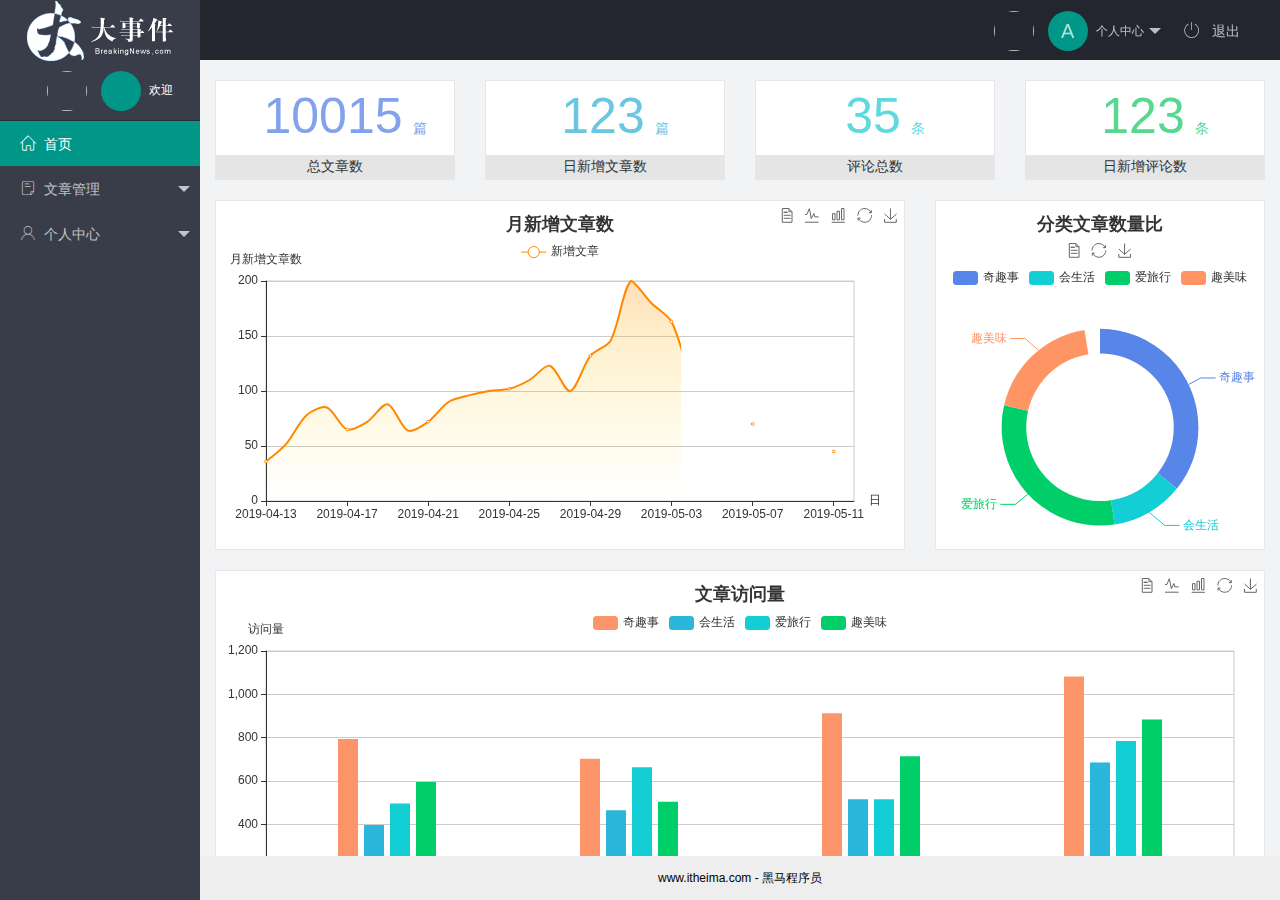
<file: index.html>
<!DOCTYPE html>
<html lang="en">

<head>
    <meta charset="UTF-8">
    <meta http-equiv="X-UA-Compatible" content="IE=edge">
    <meta name="viewport" content="width=device-width, initial-scale=1.0">
    <title>后台主页</title>
    <link rel="stylesheet" href="/assets/lib/layui/css/layui.css">
    <link rel="stylesheet" href="/assets/css/index.css">
    <link rel="stylesheet" href="/assets/fonts/iconfont.css">
</head>

<body>
    <div class="layui-layout layui-layout-admin">
        <div class="layui-header">
            <div class="layui-logo layui-hide-xs layui-bg-black"><img src="/assets/images/logo.png" alt=""></div>
            <!-- 头部区域（可配合layui 已有的水平导航） -->
            <ul class="layui-nav layui-layout-right">
                <li class="layui-nav-item layui-hide layui-show-md-inline-block">
                    <a href="javascript:;" class="userinfo">
                        <img class="layui-nav-img">
                        <span class="text-avatar">A</span>
                        个人中心
                    </a>
                    <dl class="layui-nav-child">
                        <dd><a href="/user/user-info.html" target="fm">基本资料</a></dd>
                        <dd><a href="/user/user-avatar.html" target="fm">更换头像</a></dd>
                        <dd><a href="/user/user-pwd.html" target="fm">重置密码</a></dd>
                    </dl>
                </li>
                <li class="layui-nav-item" lay-header-event="menuRight" lay-unselect>
                    <a href="javascript:;" id="btnLogout">
                        <span class="iconfont icon-tuichu"></span>
                        退出
                    </a>
                </li>
            </ul>
        </div>

        <div class="layui-side layui-bg-black">
            <div class="layui-side-scroll">
                <div class="userinfo">
                    <img class="layui-nav-img">
                    <span class="text-avatar"></span>
                    <span id="welcome">欢迎</span>
                </div>
                <!-- 左侧导航区域（可配合layui已有的垂直导航） -->
                <ul class="layui-nav layui-nav-tree" lay-shrink="all">
                    <li class="layui-nav-item layui-this"><a href="/home/dashboard.html" target="fm"><span
                                class="iconfont icon-home"></span>首页</a></li>
                    <li class="layui-nav-item">
                        <a class="" href="javascript:;"><span class="iconfont icon-16"></span>文章管理</a>
                        <dl class="layui-nav-child">
                            <dd><a href="javascript:;"><i class="layui-icon layui-icon-app"></i>
                                    文章类别</a></dd>
                            <dd><a href="javascript:;"><i class="layui-icon layui-icon-face-smile"></i>
                                    文章列表</a></dd>
                            <dd><a href="javascript:;"><i class="layui-icon layui-icon-face-smile"></i>
                                    发表文章</a></dd>
                        </dl>
                    </li>
                    <li class="layui-nav-item">
                        <a href="javascript:;"><span class="iconfont icon-user"></span>个人中心</a>
                        <dl class="layui-nav-child">
                            <dd>
                                <a href="/user/user-info.html" target="fm">
                                    <i class="layui-icon layui-icon-app"></i>
                                    基本资料
                                </a>
                            </dd>
                            <dd>
                                <a href="/user/user-avatar.html" target="fm">
                                    <i class="layui-icon layui-icon-app"></i>
                                    更换头像
                                </a>
                            </dd>
                            <dd>
                                <a href="/user/user-pwd.html" target="fm">
                                    <i class="layui-icon layui-icon-app"></i>
                                    重置密码
                                </a>
                            </dd>
                        </dl>
                    </li>
                </ul>
            </div>
        </div>

        <div class="layui-body">
            <!-- 内容主体区域 -->
            <iframe name="fm" src="/home/dashboard.html" frameborder="0"></iframe>
        </div>

        <div class="layui-footer">
            <!-- 底部固定区域 -->
            www.itheima.com - 黑马程序员
        </div>
    </div>

    <script src="/assets/lib/layui/layui.all.js"></script>
    <script src="/assets/lib/jquery.js"></script>
    <script src="/assets/js/baseAPI.js"></script>
    <script src="/assets/js/index.js"></script>
</body>

</html>
</file>
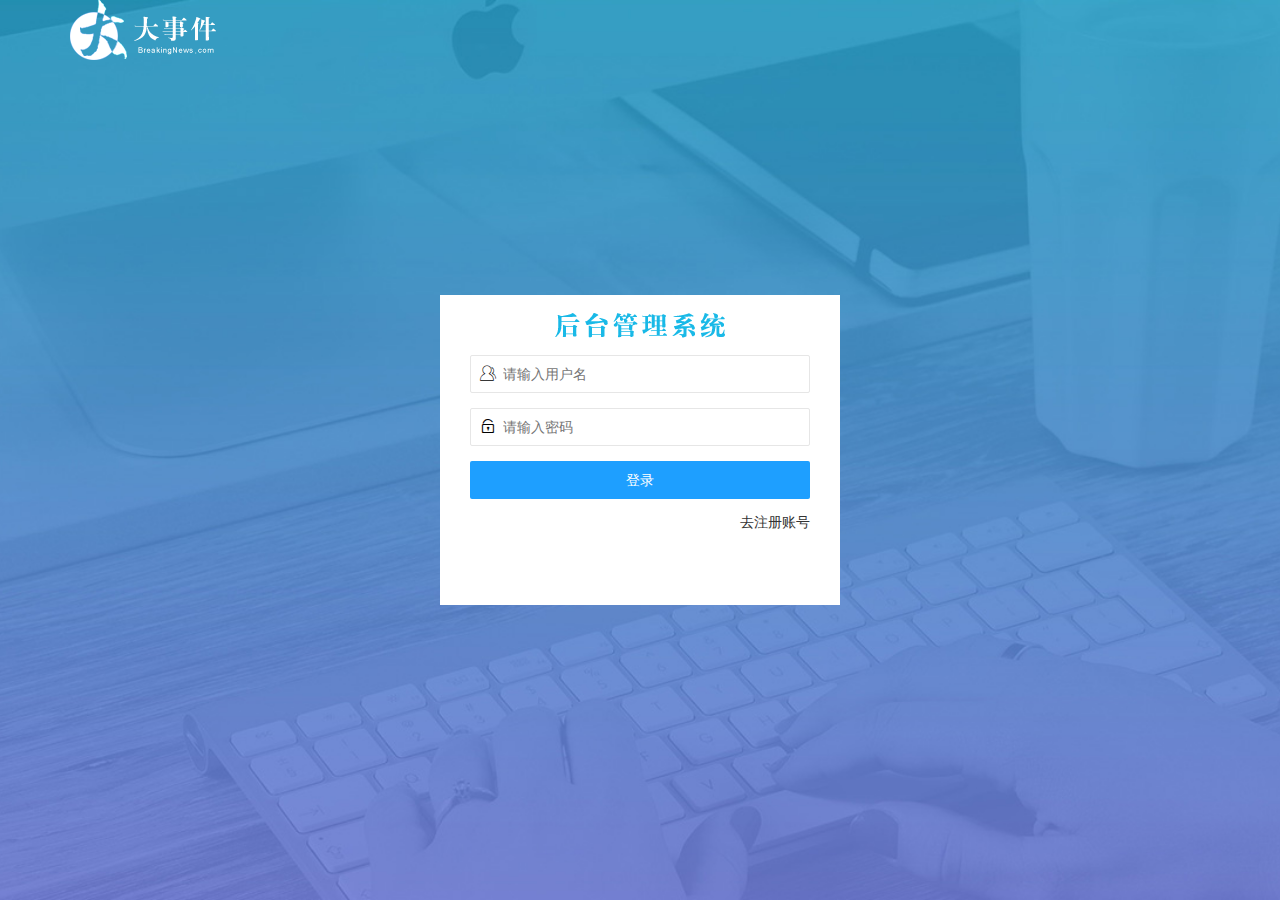
<file: login.html>
<!DOCTYPE html>
<html lang="en">

<head>
    <meta charset="UTF-8">
    <meta http-equiv="X-UA-Compatible" content="IE=edge">
    <meta name="viewport" content="width=device-width, initial-scale=1.0">
    <title>大事件登录界面</title>
    <!-- 导入layui样式 -->
    <link rel="stylesheet" href="/assets/lib/layui/css/layui.css">
    <link rel="stylesheet" href="assets/css/login.css">
</head>

<body>
    <!-- 头部logo区域 -->
    <div class="layui-main">
        <img src="/assets/images/logo.png" alt="" />
    </div>

    <!-- 登录注册界面 -->
    <div class="loginAndRegBox">
        <div class="title-box"></div>
        <!-- 登录div -->
        <div class="login-box">
            <!-- 登陆的表单 -->
            <form class="layui-form" id="form-login">
                <!-- 用户名 -->
                <div class="layui-form-item">
                    <i class="layui-icon layui-icon-user"></i>
                    <input type="text" name="username" required lay-verify="required" placeholder="请输入用户名"
                        autocomplete="off" class="layui-input">
                </div>
                <!-- 密码 -->
                <div class="layui-form-item">
                    <i class="layui-icon layui-icon-password"></i>
                    <input type="password" name="password" required lay-verify="required|pwd" placeholder="请输入密码"
                        autocomplete="off" class="layui-input">
                </div>
                <div class="layui-form-item">
                    <button class="layui-btn layui-btn-fluid layui-btn-normal" lay-submit>登录</button>
                </div>
                <div class="layui-form-item links"> <a href="javescript:;" id="link_reg">去注册账号</a></div>
            </form>

        </div>
        <!-- 注册div -->
        <div class="reg-box">
            <!-- 注册表单 -->
            <form class="layui-form" id="form-reg">
                <!-- 用户名 -->
                <div class="layui-form-item">
                    <i class="layui-icon layui-icon-user"></i>
                    <input type="text" name="username" required lay-verify="required" placeholder="请输入用户名"
                        autocomplete="off" class="layui-input">
                </div>
                <!-- 密码 -->
                <div class="layui-form-item">
                    <i class="layui-icon layui-icon-password"></i>
                    <input type="password" name="password" required lay-verify="required|pwd" placeholder="请输入密码"
                        autocomplete="off" class="layui-input">
                </div>
                <!-- 确认密码 -->
                <div class="layui-form-item">
                    <i class="layui-icon layui-icon-password"></i>
                    <input type="password" name="repassword" required lay-verify="required|pwd|repwd"
                        placeholder="再次确认密码" autocomplete="off" class="layui-input">
                </div>
                <div class="layui-form-item">
                    <button class="layui-btn layui-btn-fluid layui-btn-normal" lay-submit>注册</button>
                </div>
                <div class="layui-form-item links"><a href="javescript:;" id="link_login">去登陆</a></div>
            </form>

        </div>
    </div>
    <script src="/assets/lib/jquery.js"></script>

    <script src="/assets/lib/layui/layui.all.js"></script>
    <script src="/assets/js/baseAPI.js"></script>

    <script src="/assets/js/login.js"></script>
</body>

</html>
</file>
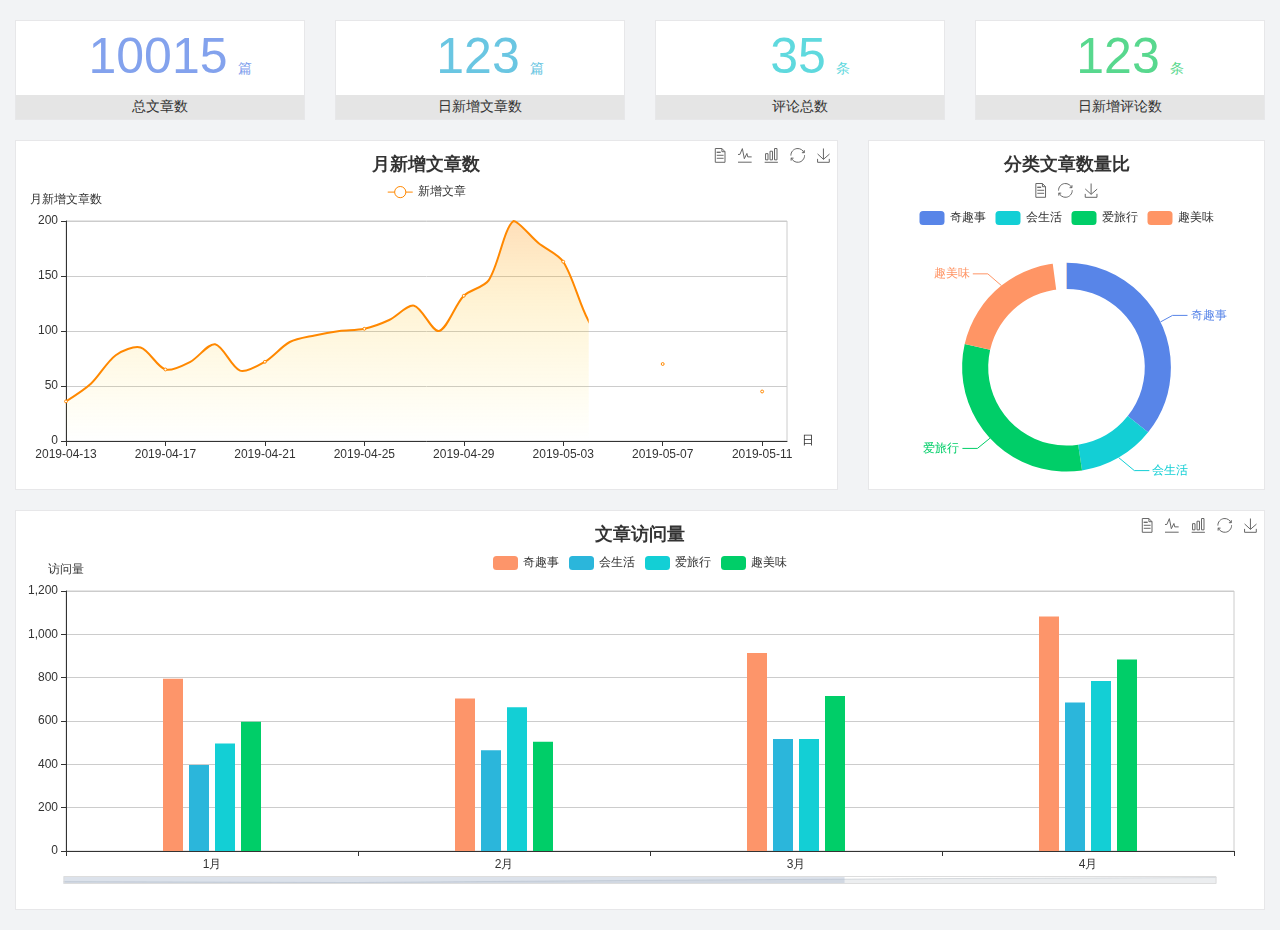
<file: home/dashboard.html>
<!DOCTYPE html>
<html lang="en">

<head>
  <meta charset="UTF-8">
  <meta name="viewport" content="width=device-width, initial-scale=1.0">
  <meta http-equiv="X-UA-Compatible" content="ie=edge">
  <title>图表统计</title>
  <link rel="stylesheet" href="../../assets/lib/bootstrap.css" />
  <link rel="stylesheet" href="../../assets/lib/main.css" />
  <script src="../../assets/lib/jquery.js"></script>
  <script type="text/javascript" src="../../assets/lib/echarts.min.js"></script>
</head>

<body>
  <div class="container-fluid">
    <div class="row spannel_list">
      <div class="col-sm-3 col-xs-6">
        <div class="spannel">
          <em>10015</em><span>篇</span>
          <b>总文章数</b>
        </div>
      </div>
      <div class="col-sm-3 col-xs-6">
        <div class="spannel scolor01">
          <em>123</em><span>篇</span>
          <b>日新增文章数</b>
        </div>
      </div>
      <div class="col-sm-3 col-xs-6">
        <div class="spannel scolor02">
          <em>35</em><span>条</span>
          <b>评论总数</b>
        </div>
      </div>
      <div class="col-sm-3 col-xs-6">
        <div class="spannel scolor03">
          <em>123</em><span>条</span>
          <b>日新增评论数</b>
        </div>
      </div>
    </div>
  </div>

  <div class="container-fluid">
    <div class="row curve-pie">
      <div class="col-lg-8 col-md-8">
        <div class="gragh_pannel" id="curve_show"></div>
      </div>
      <div class="col-lg-4 col-md-4">
        <div class="gragh_pannel" id="pie_show"></div>
      </div>
    </div>
  </div>

  <div class="container-fluid">
    <div class="column_pannel" id="column_show"></div>
  </div>

  <script>
    var oChart = echarts.init(document.getElementById('curve_show'));
    var aList_all = [
      { 'count': 36, 'date': '2019-04-13' },
      { 'count': 52, 'date': '2019-04-14' },
      { 'count': 78, 'date': '2019-04-15' },
      { 'count': 85, 'date': '2019-04-16' },
      { 'count': 65, 'date': '2019-04-17' },
      { 'count': 72, 'date': '2019-04-18' },
      { 'count': 88, 'date': '2019-04-19' },
      { 'count': 64, 'date': '2019-04-20' },
      { 'count': 72, 'date': '2019-04-21' },
      { 'count': 90, 'date': '2019-04-22' },
      { 'count': 96, 'date': '2019-04-23' },
      { 'count': 100, 'date': '2019-04-24' },
      { 'count': 102, 'date': '2019-04-25' },
      { 'count': 110, 'date': '2019-04-26' },
      { 'count': 123, 'date': '2019-04-27' },
      { 'count': 100, 'date': '2019-04-28' },
      { 'count': 132, 'date': '2019-04-29' },
      { 'count': 146, 'date': '2019-04-30' },
      { 'count': 200, 'date': '2019-05-01' },
      { 'count': 180, 'date': '2019-05-02' },
      { 'count': 163, 'date': '2019-05-03' },
      { 'count': 110, 'date': '2019-05-04' },
      { 'count': 80, 'date': '2019-05-05' },
      { 'count': 82, 'date': '2019-05-06' },
      { 'count': 70, 'date': '2019-05-07' },
      { 'count': 65, 'date': '2019-05-08' },
      { 'count': 54, 'date': '2019-05-09' },
      { 'count': 40, 'date': '2019-05-10' },
      { 'count': 45, 'date': '2019-05-11' },
      { 'count': 38, 'date': '2019-05-12' },
    ];

    let aCount = [];
    let aDate = [];

    for (var i = 0; i < aList_all.length; i++) {
      aCount.push(aList_all[i].count);
      aDate.push(aList_all[i].date);
    }

    var chartopt = {
      title: {
        text: '月新增文章数',
        left: 'center',
        top: '10'
      },
      tooltip: {
        trigger: 'axis'
      },
      legend: {
        data: ['新增文章'],
        top: '40'
      },
      toolbox: {
        show: true,
        feature: {
          mark: { show: true },
          dataView: { show: true, readOnly: false },
          magicType: { show: true, type: ['line', 'bar'] },
          restore: { show: true },
          saveAsImage: { show: true }
        }
      },
      calculable: true,
      xAxis: [
        {
          name: '日',
          type: 'category',
          boundaryGap: false,
          data: aDate
        }
      ],
      yAxis: [
        {
          name: '月新增文章数',
          type: 'value'
        }
      ],
      series: [
        {
          name: '新增文章',
          type: 'line',
          smooth: true,
          itemStyle: { normal: { areaStyle: { type: 'default' }, color: '#f80' }, lineStyle: { color: '#f80' } },
          data: aCount
        }],
      areaStyle: {
        normal: {
          color: new echarts.graphic.LinearGradient(0, 0, 0, 1, [{
            offset: 0,
            color: 'rgba(255,136,0,0.39)'
          }, {
            offset: .34,
            color: 'rgba(255,180,0,0.25)'
          }, {
            offset: 1,
            color: 'rgba(255,222,0,0.00)'
          }])

        }
      },
      grid: {
        show: true,
        x: 50,
        x2: 50,
        y: 80,
        height: 220
      }
    };

    oChart.setOption(chartopt);


    var oPie = echarts.init(document.getElementById('pie_show'));
    var oPieopt =
    {
      title: {
        top: 10,
        text: '分类文章数量比',
        x: 'center'
      },
      tooltip: {
        trigger: 'item',
        formatter: "{a} <br/>{b} : {c} ({d}%)"
      },
      color: ['#5885e8', '#13cfd5', '#00ce68', '#ff9565'],
      legend: {
        x: 'center',
        top: 65,
        data: ['奇趣事', '会生活', '爱旅行', '趣美味']
      },
      toolbox: {
        show: true,
        x: 'center',
        top: 35,
        feature: {
          mark: { show: true },
          dataView: { show: true, readOnly: false },
          magicType: {
            show: true,
            type: ['pie', 'funnel'],
            option: {
              funnel: {
                x: '25%',
                width: '50%',
                funnelAlign: 'left',
                max: 1548
              }
            }
          },
          restore: { show: true },
          saveAsImage: { show: true }
        }
      },
      calculable: true,
      series: [
        {
          name: '访问来源',
          type: 'pie',
          radius: ['45%', '60%'],
          center: ['50%', '65%'],
          data: [
            { value: 300, name: '奇趣事' },
            { value: 100, name: '会生活' },
            { value: 260, name: '爱旅行' },
            { value: 180, name: '趣美味' }
          ]
        }
      ]
    };
    oPie.setOption(oPieopt);



    var oColumn = this.echarts.init(document.getElementById('column_show'));
    var oColumnopt =
    {
      title: {
        text: '文章访问量',
        left: 'center',
        top: '10'
      },
      tooltip: {
        trigger: 'axis'
      },
      legend: {
        data: ['奇趣事', '会生活', '爱旅行', '趣美味'],
        top: '40'
      },
      toolbox: {
        show: true,
        feature: {
          mark: { show: true },
          dataView: { show: true, readOnly: false },
          magicType: { show: true, type: ['line', 'bar'] },
          restore: { show: true },
          saveAsImage: { show: true }
        }
      },
      calculable: true,
      xAxis: [
        {
          type: 'category',
          data: ['1月', '2月', '3月', '4月', '5月']
        }
      ],
      yAxis: [
        {
          name: '访问量',
          type: 'value'
        }
      ],
      series: [
        {
          name: '奇趣事',
          type: 'bar',
          barWidth: 20,
          itemStyle: {
            normal: { areaStyle: { type: 'default' }, color: '#fd956a' }
          },
          data: [800, 708, 920, 1090, 1200]
        },
        {
          name: '会生活',
          type: 'bar',
          barWidth: 20,
          itemStyle: {
            normal: { areaStyle: { type: 'default' }, color: '#2bb6db' }
          },
          data: [400, 468, 520, 690, 800]
        },
        {
          name: '爱旅行',
          type: 'bar',
          barWidth: 20,
          itemStyle: {
            normal: { areaStyle: { type: 'default' }, color: '#13cfd5' }
          },
          data: [500, 668, 520, 790, 900]
        },
        {
          name: '趣美味',
          type: 'bar',
          barWidth: 20,
          itemStyle: {
            normal: { areaStyle: { type: 'default' }, color: '#00ce68' }
          },
          data: [600, 508, 720, 890, 1000]
        }
      ],
      grid: {
        show: true,
        x: 50,
        x2: 30,
        y: 80,
        height: 260
      },
      dataZoom: [//给x轴设置滚动条
        {
          start: 0,//默认为0
          end: 100 - 1000 / 31,//默认为100
          type: 'slider',
          show: true,
          xAxisIndex: [0],
          handleSize: 0,//滑动条的 左右2个滑动条的大小
          height: 8,//组件高度
          left: 45, //左边的距离
          right: 50,//右边的距离
          bottom: 26,//右边的距离
          handleColor: '#ddd',//h滑动图标的颜色
          handleStyle: {
            borderColor: "#cacaca",
            borderWidth: "1",
            shadowBlur: 2,
            background: "#ddd",
            shadowColor: "#ddd",
          }
        }]
    };
    oColumn.setOption(oColumnopt);
  </script>
</body>

</html>
</file>
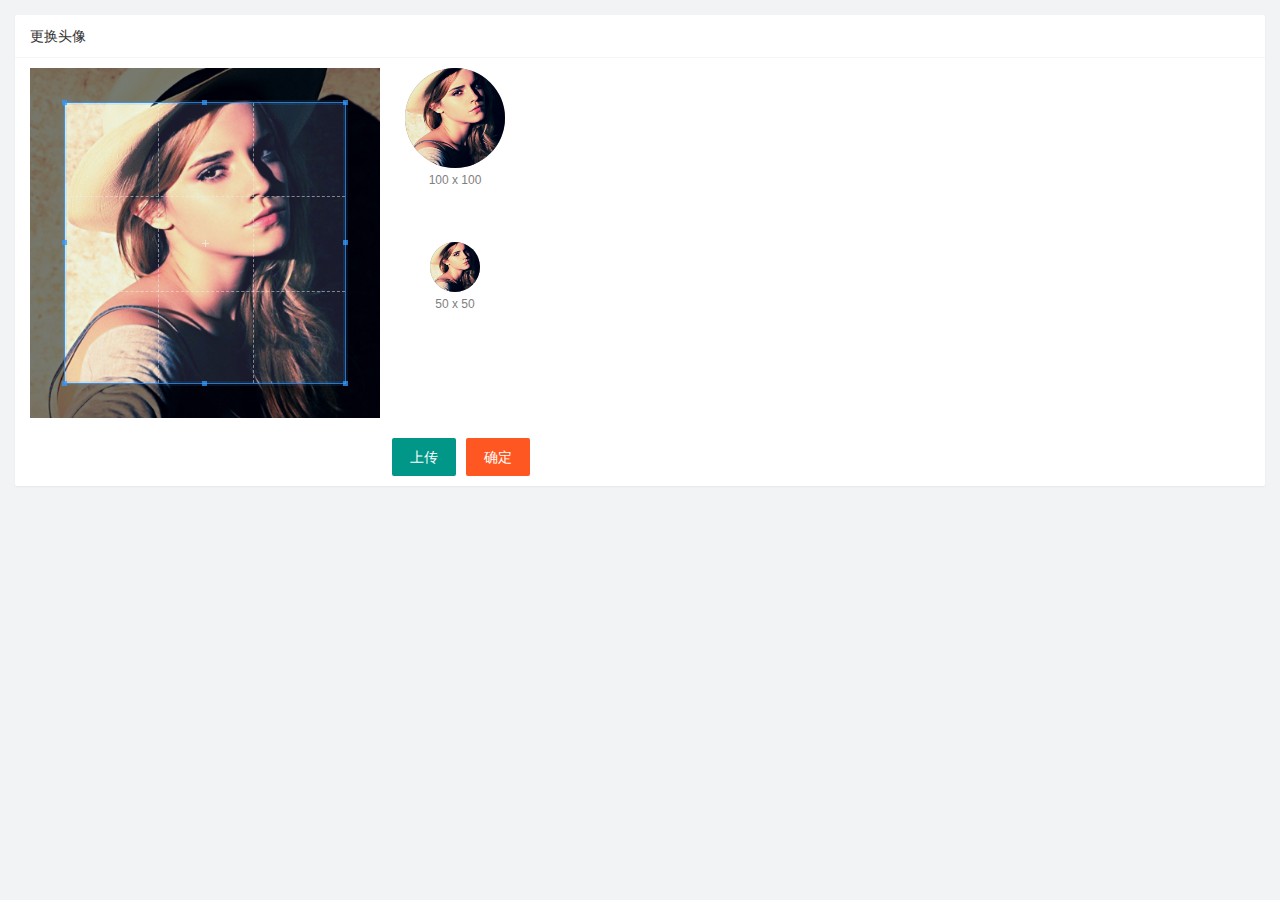
<file: user/user-avatar.html>
<!DOCTYPE html>
<html lang="en">

<head>
    <meta charset="UTF-8">
    <meta http-equiv="X-UA-Compatible" content="IE=edge">
    <meta name="viewport" content="width=device-width, initial-scale=1.0">
    <title>Document</title>
    <link rel="stylesheet" href="/assets/lib/layui/css/layui.css">
    <link rel="stylesheet" href="/assets/css/user/user-avatar.css">
    <link rel="stylesheet" href="/assets/lib/cropper/cropper.css">
</head>

<body>
    <!-- 用户头像卡片 -->
    <div class="layui-card">
        <div class="layui-card-header">更换头像</div>
        <div class="layui-card-body">
            <!-- 第一行的图片裁剪和预览区域 -->
            <div class="row1">
                <!-- 图片裁剪区域 -->
                <div class="cropper-box">
                    <!-- 这个 img 标签很重要，将来会把它初始化为裁剪区域 -->
                    <img id="image" src="/assets/images/sample.jpg" />
                </div>
                <!-- 图片的预览区域 -->
                <div class="preview-box">
                    <div>
                        <!-- 宽高为 100px 的预览区域 -->
                        <div class="img-preview w100"></div>
                        <p class="size">100 x 100</p>
                    </div>
                    <div>
                        <!-- 宽高为 50px 的预览区域 -->
                        <div class="img-preview w50"></div>
                        <p class="size">50 x 50</p>
                    </div>
                </div>
            </div>

            <!-- 第二行的按钮区域 -->
            <div class="row2">
                <input type="file" id="file" accept="image/jpg,image/png">
                <button type="button" class="layui-btn" id="btnChange">上传</button>
                <button type="button" id="btnUpload" class="layui-btn layui-btn-danger">确定</button>
            </div>
        </div>
    </div>

    <script src="/assets/lib/layui/layui.all.js"></script>
    <script src="/assets/lib/jquery.js"></script>
    <script src="/assets/lib/cropper/Cropper.js"></script>
    <script src="/assets/lib/cropper/jquery-cropper.js"></script>
    <script src="/assets/js/baseAPI.js"></script>
    <script src="/assets/js/user/user-avatar.js"></script>

</body>

</html>
</file>
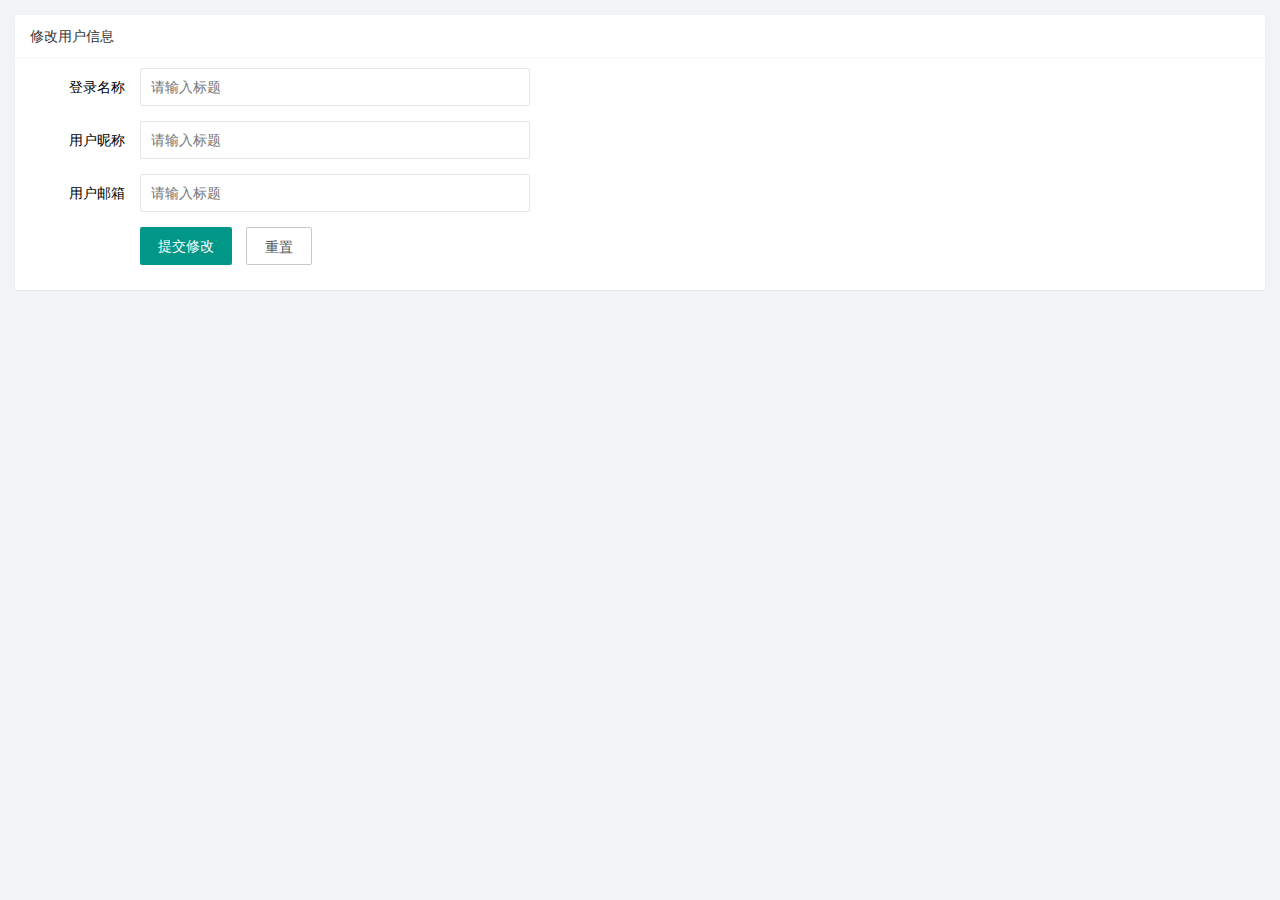
<file: user/user-info.html>
<!DOCTYPE html>
<html lang="en">

<head>
    <meta charset="UTF-8">
    <meta http-equiv="X-UA-Compatible" content="IE=edge">
    <meta name="viewport" content="width=device-width, initial-scale=1.0">
    <title>Document</title>
    <link rel="stylesheet" href="/assets/lib/layui/css/layui.css">
    <link rel="stylesheet" href="/assets/css/user/user-info.css">
</head>

<body>
    <!-- 卡片区域 -->
    <div class="layui-card">
        <div class="layui-card-header">修改用户信息</div>
        <div class="layui-card-body">
            <!-- form表单 -->
            <form class="layui-form" lay-filter="fromUserInfo">
                <!-- //这是隐藏域 -->
                <input type="hidden" name="id">
                <div class="layui-form-item">
                    <label class="layui-form-label">登录名称</label>
                    <div class="layui-input-block">
                        <input type="text" name="username" required lay-verify="required" placeholder="请输入标题"
                            autocomplete="off" class="layui-input" readonly>
                    </div>
                </div>
                <div class="layui-form-item">
                    <label class="layui-form-label">用户昵称</label>
                    <div class="layui-input-block">
                        <input type="text" name="nickname" required lay-verify="required|nickname" placeholder="请输入标题"
                            autocomplete="off" class="layui-input">
                    </div>
                </div>
                <div class="layui-form-item">
                    <label class="layui-form-label">用户邮箱</label>
                    <div class="layui-input-block">
                        <input type="text" name="email" required lay-verify="required|email" placeholder="请输入标题"
                            autocomplete="off" class="layui-input">
                    </div>
                </div>
                <div class="layui-form-item">
                    <div class="layui-input-block">
                        <button class="layui-btn" id="btnSet" lay-submit lay-filter="formDemo">提交修改</button>
                        <button type="reset" id="btnReset" class="layui-btn layui-btn-primary">重置</button>
                    </div>
                </div>
            </form>
        </div>
    </div>
    <script src="/assets/lib/layui/layui.all.js"></script>
    <script src="/assets/lib/jquery.js"></script>
    <script src="/assets/js/baseAPI.js"></script>
    <script src="/assets/js/user/user-info.js"></script>
</body>

</html>
</file>
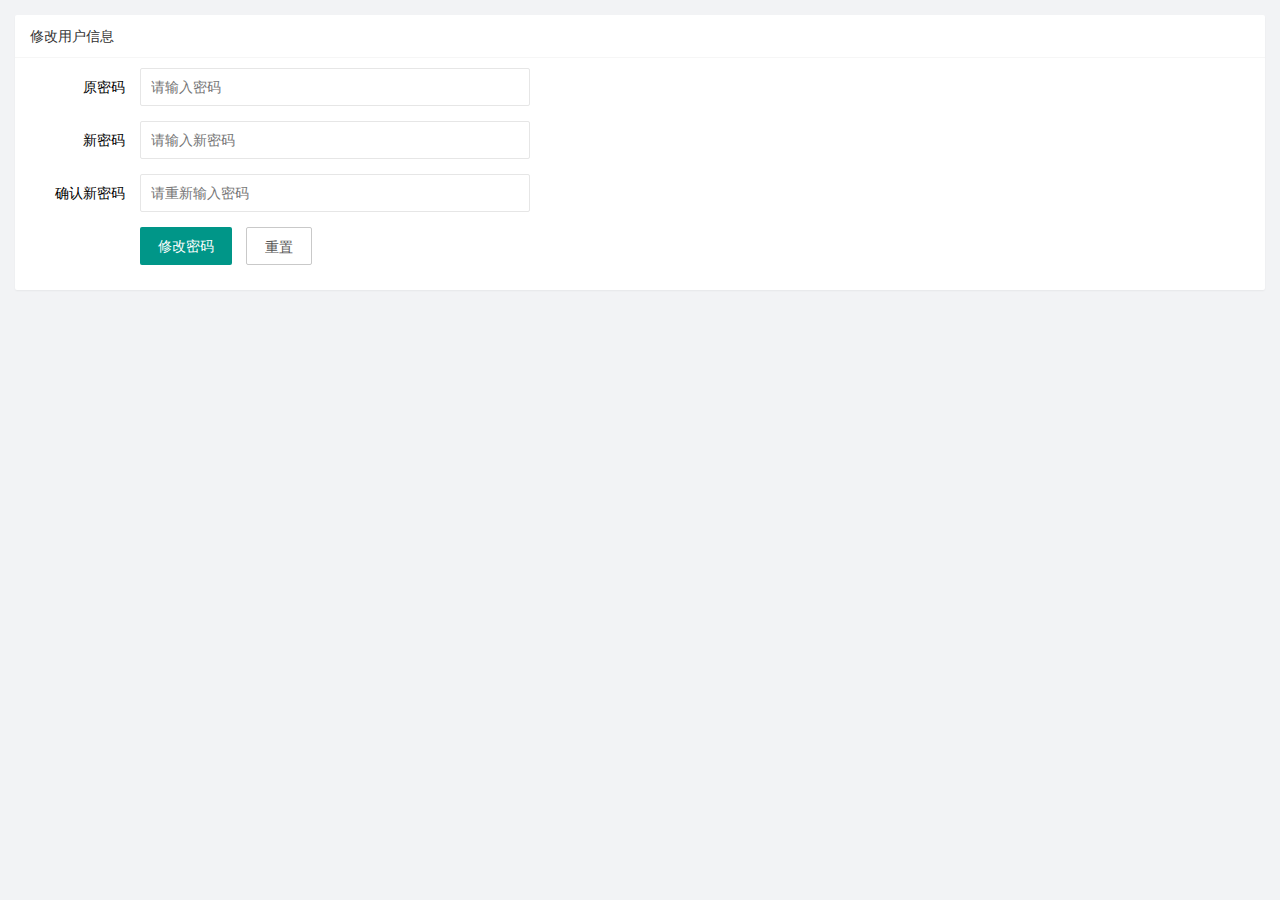
<file: user/user-pwd.html>
<!DOCTYPE html>
<html lang="en">

<head>
    <meta charset="UTF-8">
    <meta http-equiv="X-UA-Compatible" content="IE=edge">
    <meta name="viewport" content="width=device-width, initial-scale=1.0">
    <title>Document</title>
    <link rel="stylesheet" href="/assets/lib/layui/css/layui.css">
    <link rel="stylesheet" href="/assets/css/user/user-pwd.css">
</head>

<body>
    <!-- 密码卡片区域 -->
    <div class="layui-card">
        <div class="layui-card-header">修改用户信息</div>
        <div class="layui-card-body">
            <form class="layui-form">
                <div class="layui-form-item">
                    <label class="layui-form-label">原密码</label>
                    <div class="layui-input-block">
                        <input type="password" name="oldPwd" required lay-verify="required|pwd" placeholder="请输入密码"
                            autocomplete="off" class="layui-input">
                    </div>
                </div>
                <div class="layui-form-item">
                    <label class="layui-form-label">新密码</label>
                    <div class="layui-input-block">
                        <input type="password" name="newPwd" required lay-verify="required|pwd|samepwd"
                            placeholder="请输入新密码" autocomplete="off" class="layui-input">
                    </div>
                </div>
                <div class="layui-form-item">
                    <label class="layui-form-label">确认新密码</label>
                    <div class="layui-input-block">
                        <input type="password" name="rePwd" required lay-verify="required|pwd|repwd"
                            placeholder="请重新输入密码" autocomplete="off" class="layui-input">
                    </div>
                </div>
                <div class="layui-form-item">
                    <div class="layui-input-block">
                        <button class="layui-btn" lay-submit lay-filter="formDemo">修改密码</button>
                        <button type="reset" class="layui-btn layui-btn-primary">重置</button>
                    </div>
                </div>
            </form>
        </div>
    </div>
    <script src="/assets/lib/layui/layui.all.js"></script>
    <script src="/assets/lib/jquery.js"></script>
    <script src="/assets/js/baseAPI.js"></script>
    <script src="/assets/js/user/user-pwd.js"></script>
</body>

</html>
</file>
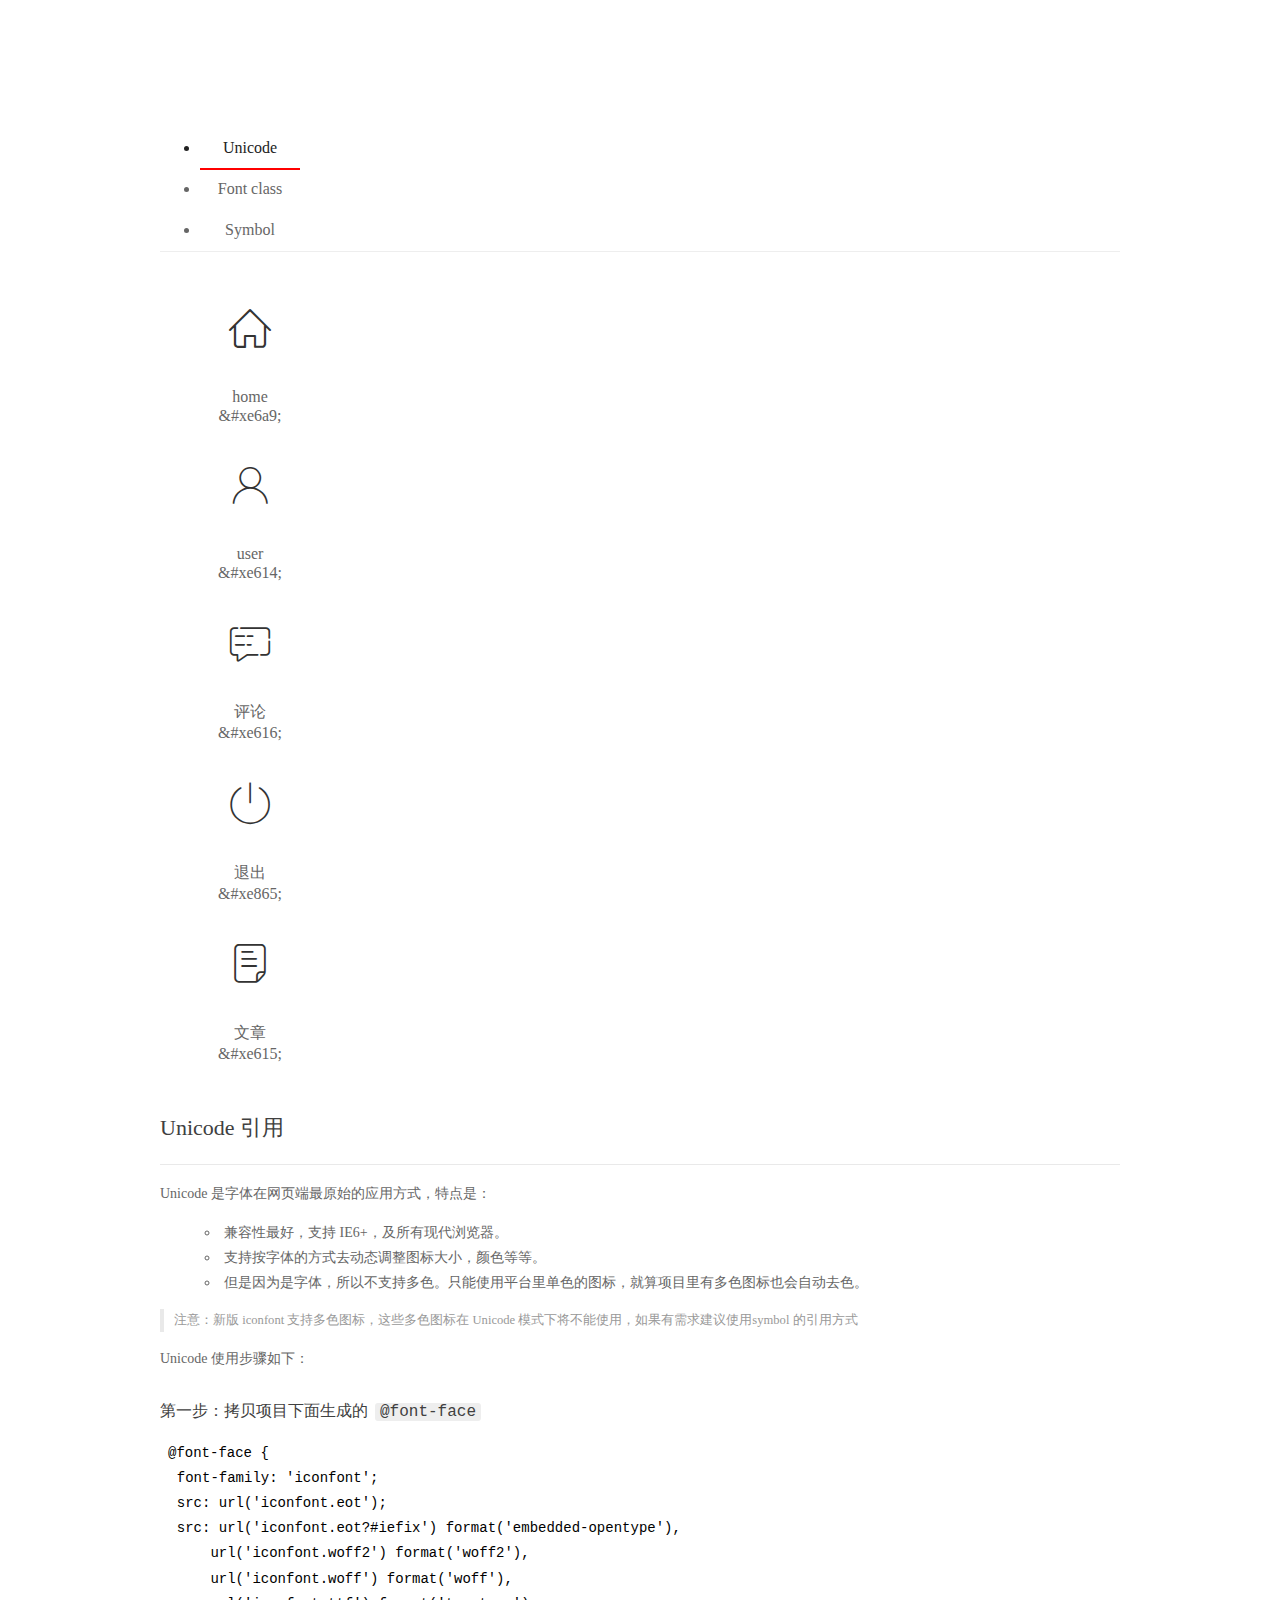
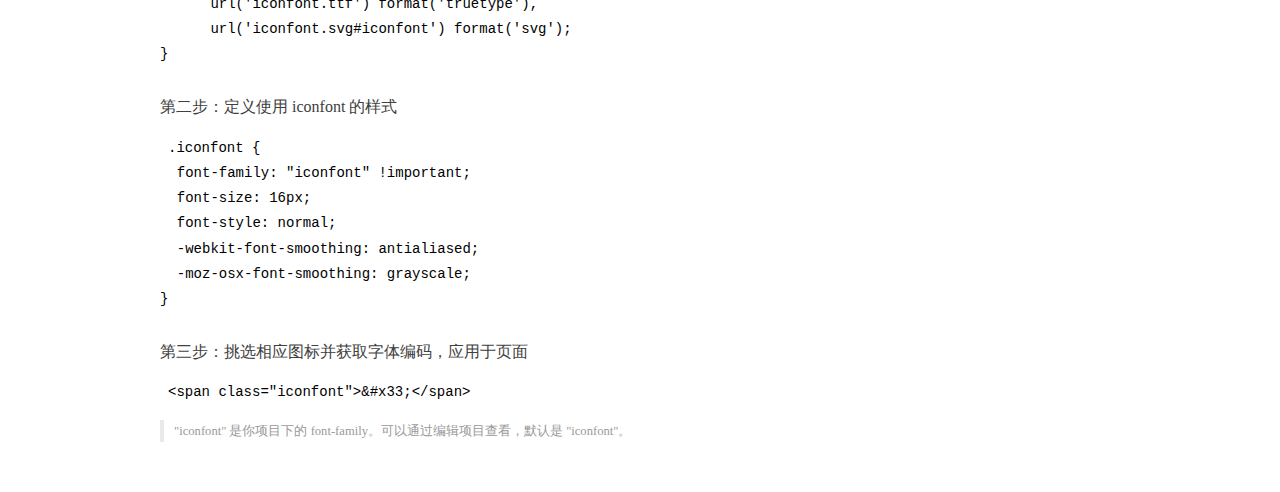
<file: assets/fonts/demo_index.html>
<!DOCTYPE html>
<html>
<head>
  <meta charset="utf-8"/>
  <title>IconFont Demo</title>
  <link rel="shortcut icon" href="https://gtms04.alicdn.com/tps/i4/TB1_oz6GVXXXXaFXpXXJDFnIXXX-64-64.ico" type="image/x-icon"/>
  <link rel="stylesheet" href="https://g.alicdn.com/thx/cube/1.3.2/cube.min.css">
  <link rel="stylesheet" href="demo.css">
  <link rel="stylesheet" href="iconfont.css">
  <script src="iconfont.js"></script>
  <!-- jQuery -->
  <script src="https://a1.alicdn.com/oss/uploads/2018/12/26/7bfddb60-08e8-11e9-9b04-53e73bb6408b.js"></script>
  <!-- 代码高亮 -->
  <script src="https://a1.alicdn.com/oss/uploads/2018/12/26/a3f714d0-08e6-11e9-8a15-ebf944d7534c.js"></script>
</head>
<body>
  <div class="main">
    <h1 class="logo"><a href="https://www.iconfont.cn/" title="iconfont 首页" target="_blank">&#xe86b;</a></h1>
    <div class="nav-tabs">
      <ul id="tabs" class="dib-box">
        <li class="dib active"><span>Unicode</span></li>
        <li class="dib"><span>Font class</span></li>
        <li class="dib"><span>Symbol</span></li>
      </ul>
      
    </div>
    <div class="tab-container">
      <div class="content unicode" style="display: block;">
          <ul class="icon_lists dib-box">
          
            <li class="dib">
              <span class="icon iconfont">&#xe6a9;</span>
                <div class="name">home</div>
                <div class="code-name">&amp;#xe6a9;</div>
              </li>
          
            <li class="dib">
              <span class="icon iconfont">&#xe614;</span>
                <div class="name">user</div>
                <div class="code-name">&amp;#xe614;</div>
              </li>
          
            <li class="dib">
              <span class="icon iconfont">&#xe616;</span>
                <div class="name">评论</div>
                <div class="code-name">&amp;#xe616;</div>
              </li>
          
            <li class="dib">
              <span class="icon iconfont">&#xe865;</span>
                <div class="name">退出</div>
                <div class="code-name">&amp;#xe865;</div>
              </li>
          
            <li class="dib">
              <span class="icon iconfont">&#xe615;</span>
                <div class="name">文章</div>
                <div class="code-name">&amp;#xe615;</div>
              </li>
          
          </ul>
          <div class="article markdown">
          <h2 id="unicode-">Unicode 引用</h2>
          <hr>

          <p>Unicode 是字体在网页端最原始的应用方式，特点是：</p>
          <ul>
            <li>兼容性最好，支持 IE6+，及所有现代浏览器。</li>
            <li>支持按字体的方式去动态调整图标大小，颜色等等。</li>
            <li>但是因为是字体，所以不支持多色。只能使用平台里单色的图标，就算项目里有多色图标也会自动去色。</li>
          </ul>
          <blockquote>
            <p>注意：新版 iconfont 支持多色图标，这些多色图标在 Unicode 模式下将不能使用，如果有需求建议使用symbol 的引用方式</p>
          </blockquote>
          <p>Unicode 使用步骤如下：</p>
          <h3 id="-font-face">第一步：拷贝项目下面生成的 <code>@font-face</code></h3>
<pre><code class="language-css"
>@font-face {
  font-family: 'iconfont';
  src: url('iconfont.eot');
  src: url('iconfont.eot?#iefix') format('embedded-opentype'),
      url('iconfont.woff2') format('woff2'),
      url('iconfont.woff') format('woff'),
      url('iconfont.ttf') format('truetype'),
      url('iconfont.svg#iconfont') format('svg');
}
</code></pre>
          <h3 id="-iconfont-">第二步：定义使用 iconfont 的样式</h3>
<pre><code class="language-css"
>.iconfont {
  font-family: "iconfont" !important;
  font-size: 16px;
  font-style: normal;
  -webkit-font-smoothing: antialiased;
  -moz-osx-font-smoothing: grayscale;
}
</code></pre>
          <h3 id="-">第三步：挑选相应图标并获取字体编码，应用于页面</h3>
<pre>
<code class="language-html"
>&lt;span class="iconfont"&gt;&amp;#x33;&lt;/span&gt;
</code></pre>
          <blockquote>
            <p>"iconfont" 是你项目下的 font-family。可以通过编辑项目查看，默认是 "iconfont"。</p>
          </blockquote>
          </div>
      </div>
      <div class="content font-class">
        <ul class="icon_lists dib-box">
          
          <li class="dib">
            <span class="icon iconfont icon-home"></span>
            <div class="name">
              home
            </div>
            <div class="code-name">.icon-home
            </div>
          </li>
          
          <li class="dib">
            <span class="icon iconfont icon-user"></span>
            <div class="name">
              user
            </div>
            <div class="code-name">.icon-user
            </div>
          </li>
          
          <li class="dib">
            <span class="icon iconfont icon-pinglun"></span>
            <div class="name">
              评论
            </div>
            <div class="code-name">.icon-pinglun
            </div>
          </li>
          
          <li class="dib">
            <span class="icon iconfont icon-tuichu"></span>
            <div class="name">
              退出
            </div>
            <div class="code-name">.icon-tuichu
            </div>
          </li>
          
          <li class="dib">
            <span class="icon iconfont icon-16"></span>
            <div class="name">
              文章
            </div>
            <div class="code-name">.icon-16
            </div>
          </li>
          
        </ul>
        <div class="article markdown">
        <h2 id="font-class-">font-class 引用</h2>
        <hr>

        <p>font-class 是 Unicode 使用方式的一种变种，主要是解决 Unicode 书写不直观，语意不明确的问题。</p>
        <p>与 Unicode 使用方式相比，具有如下特点：</p>
        <ul>
          <li>兼容性良好，支持 IE8+，及所有现代浏览器。</li>
          <li>相比于 Unicode 语意明确，书写更直观。可以很容易分辨这个 icon 是什么。</li>
          <li>因为使用 class 来定义图标，所以当要替换图标时，只需要修改 class 里面的 Unicode 引用。</li>
          <li>不过因为本质上还是使用的字体，所以多色图标还是不支持的。</li>
        </ul>
        <p>使用步骤如下：</p>
        <h3 id="-fontclass-">第一步：引入项目下面生成的 fontclass 代码：</h3>
<pre><code class="language-html">&lt;link rel="stylesheet" href="./iconfont.css"&gt;
</code></pre>
        <h3 id="-">第二步：挑选相应图标并获取类名，应用于页面：</h3>
<pre><code class="language-html">&lt;span class="iconfont icon-xxx"&gt;&lt;/span&gt;
</code></pre>
        <blockquote>
          <p>"
            iconfont" 是你项目下的 font-family。可以通过编辑项目查看，默认是 "iconfont"。</p>
        </blockquote>
      </div>
      </div>
      <div class="content symbol">
          <ul class="icon_lists dib-box">
          
            <li class="dib">
                <svg class="icon svg-icon" aria-hidden="true">
                  <use xlink:href="#icon-home"></use>
                </svg>
                <div class="name">home</div>
                <div class="code-name">#icon-home</div>
            </li>
          
            <li class="dib">
                <svg class="icon svg-icon" aria-hidden="true">
                  <use xlink:href="#icon-user"></use>
                </svg>
                <div class="name">user</div>
                <div class="code-name">#icon-user</div>
            </li>
          
            <li class="dib">
                <svg class="icon svg-icon" aria-hidden="true">
                  <use xlink:href="#icon-pinglun"></use>
                </svg>
                <div class="name">评论</div>
                <div class="code-name">#icon-pinglun</div>
            </li>
          
            <li class="dib">
                <svg class="icon svg-icon" aria-hidden="true">
                  <use xlink:href="#icon-tuichu"></use>
                </svg>
                <div class="name">退出</div>
                <div class="code-name">#icon-tuichu</div>
            </li>
          
            <li class="dib">
                <svg class="icon svg-icon" aria-hidden="true">
                  <use xlink:href="#icon-16"></use>
                </svg>
                <div class="name">文章</div>
                <div class="code-name">#icon-16</div>
            </li>
          
          </ul>
          <div class="article markdown">
          <h2 id="symbol-">Symbol 引用</h2>
          <hr>

          <p>这是一种全新的使用方式，应该说这才是未来的主流，也是平台目前推荐的用法。相关介绍可以参考这篇<a href="">文章</a>
            这种用法其实是做了一个 SVG 的集合，与另外两种相比具有如下特点：</p>
          <ul>
            <li>支持多色图标了，不再受单色限制。</li>
            <li>通过一些技巧，支持像字体那样，通过 <code>font-size</code>, <code>color</code> 来调整样式。</li>
            <li>兼容性较差，支持 IE9+，及现代浏览器。</li>
            <li>浏览器渲染 SVG 的性能一般，还不如 png。</li>
          </ul>
          <p>使用步骤如下：</p>
          <h3 id="-symbol-">第一步：引入项目下面生成的 symbol 代码：</h3>
<pre><code class="language-html">&lt;script src="./iconfont.js"&gt;&lt;/script&gt;
</code></pre>
          <h3 id="-css-">第二步：加入通用 CSS 代码（引入一次就行）：</h3>
<pre><code class="language-html">&lt;style&gt;
.icon {
  width: 1em;
  height: 1em;
  vertical-align: -0.15em;
  fill: currentColor;
  overflow: hidden;
}
&lt;/style&gt;
</code></pre>
          <h3 id="-">第三步：挑选相应图标并获取类名，应用于页面：</h3>
<pre><code class="language-html">&lt;svg class="icon" aria-hidden="true"&gt;
  &lt;use xlink:href="#icon-xxx"&gt;&lt;/use&gt;
&lt;/svg&gt;
</code></pre>
          </div>
      </div>

    </div>
  </div>
  <script>
  $(document).ready(function () {
      $('.tab-container .content:first').show()

      $('#tabs li').click(function (e) {
        var tabContent = $('.tab-container .content')
        var index = $(this).index()

        if ($(this).hasClass('active')) {
          return
        } else {
          $('#tabs li').removeClass('active')
          $(this).addClass('active')

          tabContent.hide().eq(index).fadeIn()
        }
      })
    })
  </script>
</body>
</html>
</file>
<file: assets/lib/layui/css/layui.css>
/** layui-v2.5.5 MIT License By https://www.layui.com */
 .layui-inline,img{display:inline-block;vertical-align:middle}h1,h2,h3,h4,h5,h6{font-weight:400}.layui-edge,.layui-header,.layui-inline,.layui-main{position:relative}.layui-body,.layui-edge,.layui-elip{overflow:hidden}.layui-btn,.layui-edge,.layui-inline,img{vertical-align:middle}.layui-btn,.layui-disabled,.layui-icon,.layui-unselect{-moz-user-select:none;-webkit-user-select:none;-ms-user-select:none}.layui-elip,.layui-form-checkbox span,.layui-form-pane .layui-form-label{text-overflow:ellipsis;white-space:nowrap}.layui-breadcrumb,.layui-tree-btnGroup{visibility:hidden}blockquote,body,button,dd,div,dl,dt,form,h1,h2,h3,h4,h5,h6,input,li,ol,p,pre,td,textarea,th,ul{margin:0;padding:0;-webkit-tap-highlight-color:rgba(0,0,0,0)}a:active,a:hover{outline:0}img{border:none}li{list-style:none}table{border-collapse:collapse;border-spacing:0}h4,h5,h6{font-size:100%}button,input,optgroup,option,select,textarea{font-family:inherit;font-size:inherit;font-style:inherit;font-weight:inherit;outline:0}pre{white-space:pre-wrap;white-space:-moz-pre-wrap;white-space:-pre-wrap;white-space:-o-pre-wrap;word-wrap:break-word}body{line-height:24px;font:14px Helvetica Neue,Helvetica,PingFang SC,Tahoma,Arial,sans-serif}hr{height:1px;margin:10px 0;border:0;clear:both}a{color:#333;text-decoration:none}a:hover{color:#777}a cite{font-style:normal;*cursor:pointer}.layui-border-box,.layui-border-box *{box-sizing:border-box}.layui-box,.layui-box *{box-sizing:content-box}.layui-clear{clear:both;*zoom:1}.layui-clear:after{content:'\20';clear:both;*zoom:1;display:block;height:0}.layui-inline{*display:inline;*zoom:1}.layui-edge{display:inline-block;width:0;height:0;border-width:6px;border-style:dashed;border-color:transparent}.layui-edge-top{top:-4px;border-bottom-color:#999;border-bottom-style:solid}.layui-edge-right{border-left-color:#999;border-left-style:solid}.layui-edge-bottom{top:2px;border-top-color:#999;border-top-style:solid}.layui-edge-left{border-right-color:#999;border-right-style:solid}.layui-disabled,.layui-disabled:hover{color:#d2d2d2!important;cursor:not-allowed!important}.layui-circle{border-radius:100%}.layui-show{display:block!important}.layui-hide{display:none!important}@font-face{font-family:layui-icon;src:url(../font/iconfont.eot?v=250);src:url(../font/iconfont.eot?v=250#iefix) format('embedded-opentype'),url(../font/iconfont.woff2?v=250) format('woff2'),url(../font/iconfont.woff?v=250) format('woff'),url(../font/iconfont.ttf?v=250) format('truetype'),url(../font/iconfont.svg?v=250#layui-icon) format('svg')}.layui-icon{font-family:layui-icon!important;font-size:16px;font-style:normal;-webkit-font-smoothing:antialiased;-moz-osx-font-smoothing:grayscale}.layui-icon-reply-fill:before{content:"\e611"}.layui-icon-set-fill:before{content:"\e614"}.layui-icon-menu-fill:before{content:"\e60f"}.layui-icon-search:before{content:"\e615"}.layui-icon-share:before{content:"\e641"}.layui-icon-set-sm:before{content:"\e620"}.layui-icon-engine:before{content:"\e628"}.layui-icon-close:before{content:"\1006"}.layui-icon-close-fill:before{content:"\1007"}.layui-icon-chart-screen:before{content:"\e629"}.layui-icon-star:before{content:"\e600"}.layui-icon-circle-dot:before{content:"\e617"}.layui-icon-chat:before{content:"\e606"}.layui-icon-release:before{content:"\e609"}.layui-icon-list:before{content:"\e60a"}.layui-icon-chart:before{content:"\e62c"}.layui-icon-ok-circle:before{content:"\1005"}.layui-icon-layim-theme:before{content:"\e61b"}.layui-icon-table:before{content:"\e62d"}.layui-icon-right:before{content:"\e602"}.layui-icon-left:before{content:"\e603"}.layui-icon-cart-simple:before{content:"\e698"}.layui-icon-face-cry:before{content:"\e69c"}.layui-icon-face-smile:before{content:"\e6af"}.layui-icon-survey:before{content:"\e6b2"}.layui-icon-tree:before{content:"\e62e"}.layui-icon-upload-circle:before{content:"\e62f"}.layui-icon-add-circle:before{content:"\e61f"}.layui-icon-download-circle:before{content:"\e601"}.layui-icon-templeate-1:before{content:"\e630"}.layui-icon-util:before{content:"\e631"}.layui-icon-face-surprised:before{content:"\e664"}.layui-icon-edit:before{content:"\e642"}.layui-icon-speaker:before{content:"\e645"}.layui-icon-down:before{content:"\e61a"}.layui-icon-file:before{content:"\e621"}.layui-icon-layouts:before{content:"\e632"}.layui-icon-rate-half:before{content:"\e6c9"}.layui-icon-add-circle-fine:before{content:"\e608"}.layui-icon-prev-circle:before{content:"\e633"}.layui-icon-read:before{content:"\e705"}.layui-icon-404:before{content:"\e61c"}.layui-icon-carousel:before{content:"\e634"}.layui-icon-help:before{content:"\e607"}.layui-icon-code-circle:before{content:"\e635"}.layui-icon-water:before{content:"\e636"}.layui-icon-username:before{content:"\e66f"}.layui-icon-find-fill:before{content:"\e670"}.layui-icon-about:before{content:"\e60b"}.layui-icon-location:before{content:"\e715"}.layui-icon-up:before{content:"\e619"}.layui-icon-pause:before{content:"\e651"}.layui-icon-date:before{content:"\e637"}.layui-icon-layim-uploadfile:before{content:"\e61d"}.layui-icon-delete:before{content:"\e640"}.layui-icon-play:before{content:"\e652"}.layui-icon-top:before{content:"\e604"}.layui-icon-friends:before{content:"\e612"}.layui-icon-refresh-3:before{content:"\e9aa"}.layui-icon-ok:before{content:"\e605"}.layui-icon-layer:before{content:"\e638"}.layui-icon-face-smile-fine:before{content:"\e60c"}.layui-icon-dollar:before{content:"\e659"}.layui-icon-group:before{content:"\e613"}.layui-icon-layim-download:before{content:"\e61e"}.layui-icon-picture-fine:before{content:"\e60d"}.layui-icon-link:before{content:"\e64c"}.layui-icon-diamond:before{content:"\e735"}.layui-icon-log:before{content:"\e60e"}.layui-icon-rate-solid:before{content:"\e67a"}.layui-icon-fonts-del:before{content:"\e64f"}.layui-icon-unlink:before{content:"\e64d"}.layui-icon-fonts-clear:before{content:"\e639"}.layui-icon-triangle-r:before{content:"\e623"}.layui-icon-circle:before{content:"\e63f"}.layui-icon-radio:before{content:"\e643"}.layui-icon-align-center:before{content:"\e647"}.layui-icon-align-right:before{content:"\e648"}.layui-icon-align-left:before{content:"\e649"}.layui-icon-loading-1:before{content:"\e63e"}.layui-icon-return:before{content:"\e65c"}.layui-icon-fonts-strong:before{content:"\e62b"}.layui-icon-upload:before{content:"\e67c"}.layui-icon-dialogue:before{content:"\e63a"}.layui-icon-video:before{content:"\e6ed"}.layui-icon-headset:before{content:"\e6fc"}.layui-icon-cellphone-fine:before{content:"\e63b"}.layui-icon-add-1:before{content:"\e654"}.layui-icon-face-smile-b:before{content:"\e650"}.layui-icon-fonts-html:before{content:"\e64b"}.layui-icon-form:before{content:"\e63c"}.layui-icon-cart:before{content:"\e657"}.layui-icon-camera-fill:before{content:"\e65d"}.layui-icon-tabs:before{content:"\e62a"}.layui-icon-fonts-code:before{content:"\e64e"}.layui-icon-fire:before{content:"\e756"}.layui-icon-set:before{content:"\e716"}.layui-icon-fonts-u:before{content:"\e646"}.layui-icon-triangle-d:before{content:"\e625"}.layui-icon-tips:before{content:"\e702"}.layui-icon-picture:before{content:"\e64a"}.layui-icon-more-vertical:before{content:"\e671"}.layui-icon-flag:before{content:"\e66c"}.layui-icon-loading:before{content:"\e63d"}.layui-icon-fonts-i:before{content:"\e644"}.layui-icon-refresh-1:before{content:"\e666"}.layui-icon-rmb:before{content:"\e65e"}.layui-icon-home:before{content:"\e68e"}.layui-icon-user:before{content:"\e770"}.layui-icon-notice:before{content:"\e667"}.layui-icon-login-weibo:before{content:"\e675"}.layui-icon-voice:before{content:"\e688"}.layui-icon-upload-drag:before{content:"\e681"}.layui-icon-login-qq:before{content:"\e676"}.layui-icon-snowflake:before{content:"\e6b1"}.layui-icon-file-b:before{content:"\e655"}.layui-icon-template:before{content:"\e663"}.layui-icon-auz:before{content:"\e672"}.layui-icon-console:before{content:"\e665"}.layui-icon-app:before{content:"\e653"}.layui-icon-prev:before{content:"\e65a"}.layui-icon-website:before{content:"\e7ae"}.layui-icon-next:before{content:"\e65b"}.layui-icon-component:before{content:"\e857"}.layui-icon-more:before{content:"\e65f"}.layui-icon-login-wechat:before{content:"\e677"}.layui-icon-shrink-right:before{content:"\e668"}.layui-icon-spread-left:before{content:"\e66b"}.layui-icon-camera:before{content:"\e660"}.layui-icon-note:before{content:"\e66e"}.layui-icon-refresh:before{content:"\e669"}.layui-icon-female:before{content:"\e661"}.layui-icon-male:before{content:"\e662"}.layui-icon-password:before{content:"\e673"}.layui-icon-senior:before{content:"\e674"}.layui-icon-theme:before{content:"\e66a"}.layui-icon-tread:before{content:"\e6c5"}.layui-icon-praise:before{content:"\e6c6"}.layui-icon-star-fill:before{content:"\e658"}.layui-icon-rate:before{content:"\e67b"}.layui-icon-template-1:before{content:"\e656"}.layui-icon-vercode:before{content:"\e679"}.layui-icon-cellphone:before{content:"\e678"}.layui-icon-screen-full:before{content:"\e622"}.layui-icon-screen-restore:before{content:"\e758"}.layui-icon-cols:before{content:"\e610"}.layui-icon-export:before{content:"\e67d"}.layui-icon-print:before{content:"\e66d"}.layui-icon-slider:before{content:"\e714"}.layui-icon-addition:before{content:"\e624"}.layui-icon-subtraction:before{content:"\e67e"}.layui-icon-service:before{content:"\e626"}.layui-icon-transfer:before{content:"\e691"}.layui-main{width:1140px;margin:0 auto}.layui-header{z-index:1000;height:60px}.layui-header a:hover{transition:all .5s;-webkit-transition:all .5s}.layui-side{position:fixed;left:0;top:0;bottom:0;z-index:999;width:200px;overflow-x:hidden}.layui-side-scroll{position:relative;width:220px;height:100%;overflow-x:hidden}.layui-body{position:absolute;left:200px;right:0;top:0;bottom:0;z-index:998;width:auto;overflow-y:auto;box-sizing:border-box}.layui-layout-body{overflow:hidden}.layui-layout-admin .layui-header{background-color:#23262E}.layui-layout-admin .layui-side{top:60px;width:200px;overflow-x:hidden}.layui-layout-admin .layui-body{position:fixed;top:60px;bottom:44px}.layui-layout-admin .layui-main{width:auto;margin:0 15px}.layui-layout-admin .layui-footer{position:fixed;left:200px;right:0;bottom:0;height:44px;line-height:44px;padding:0 15px;background-color:#eee}.layui-layout-admin .layui-logo{position:absolute;left:0;top:0;width:200px;height:100%;line-height:60px;text-align:center;color:#009688;font-size:16px}.layui-layout-admin .layui-header .layui-nav{background:0 0}.layui-layout-left{position:absolute!important;left:200px;top:0}.layui-layout-right{position:absolute!important;right:0;top:0}.layui-container{position:relative;margin:0 auto;padding:0 15px;box-sizing:border-box}.layui-fluid{position:relative;margin:0 auto;padding:0 15px}.layui-row:after,.layui-row:before{content:'';display:block;clear:both}.layui-col-lg1,.layui-col-lg10,.layui-col-lg11,.layui-col-lg12,.layui-col-lg2,.layui-col-lg3,.layui-col-lg4,.layui-col-lg5,.layui-col-lg6,.layui-col-lg7,.layui-col-lg8,.layui-col-lg9,.layui-col-md1,.layui-col-md10,.layui-col-md11,.layui-col-md12,.layui-col-md2,.layui-col-md3,.layui-col-md4,.layui-col-md5,.layui-col-md6,.layui-col-md7,.layui-col-md8,.layui-col-md9,.layui-col-sm1,.layui-col-sm10,.layui-col-sm11,.layui-col-sm12,.layui-col-sm2,.layui-col-sm3,.layui-col-sm4,.layui-col-sm5,.layui-col-sm6,.layui-col-sm7,.layui-col-sm8,.layui-col-sm9,.layui-col-xs1,.layui-col-xs10,.layui-col-xs11,.layui-col-xs12,.layui-col-xs2,.layui-col-xs3,.layui-col-xs4,.layui-col-xs5,.layui-col-xs6,.layui-col-xs7,.layui-col-xs8,.layui-col-xs9{position:relative;display:block;box-sizing:border-box}.layui-col-xs1,.layui-col-xs10,.layui-col-xs11,.layui-col-xs12,.layui-col-xs2,.layui-col-xs3,.layui-col-xs4,.layui-col-xs5,.layui-col-xs6,.layui-col-xs7,.layui-col-xs8,.layui-col-xs9{float:left}.layui-col-xs1{width:8.33333333%}.layui-col-xs2{width:16.66666667%}.layui-col-xs3{width:25%}.layui-col-xs4{width:33.33333333%}.layui-col-xs5{width:41.66666667%}.layui-col-xs6{width:50%}.layui-col-xs7{width:58.33333333%}.layui-col-xs8{width:66.66666667%}.layui-col-xs9{width:75%}.layui-col-xs10{width:83.33333333%}.layui-col-xs11{width:91.66666667%}.layui-col-xs12{width:100%}.layui-col-xs-offset1{margin-left:8.33333333%}.layui-col-xs-offset2{margin-left:16.66666667%}.layui-col-xs-offset3{margin-left:25%}.layui-col-xs-offset4{margin-left:33.33333333%}.layui-col-xs-offset5{margin-left:41.66666667%}.layui-col-xs-offset6{margin-left:50%}.layui-col-xs-offset7{margin-left:58.33333333%}.layui-col-xs-offset8{margin-left:66.66666667%}.layui-col-xs-offset9{margin-left:75%}.layui-col-xs-offset10{margin-left:83.33333333%}.layui-col-xs-offset11{margin-left:91.66666667%}.layui-col-xs-offset12{margin-left:100%}@media screen and (max-width:768px){.layui-hide-xs{display:none!important}.layui-show-xs-block{display:block!important}.layui-show-xs-inline{display:inline!important}.layui-show-xs-inline-block{display:inline-block!important}}@media screen and (min-width:768px){.layui-container{width:750px}.layui-hide-sm{display:none!important}.layui-show-sm-block{display:block!important}.layui-show-sm-inline{display:inline!important}.layui-show-sm-inline-block{display:inline-block!important}.layui-col-sm1,.layui-col-sm10,.layui-col-sm11,.layui-col-sm12,.layui-col-sm2,.layui-col-sm3,.layui-col-sm4,.layui-col-sm5,.layui-col-sm6,.layui-col-sm7,.layui-col-sm8,.layui-col-sm9{float:left}.layui-col-sm1{width:8.33333333%}.layui-col-sm2{width:16.66666667%}.layui-col-sm3{width:25%}.layui-col-sm4{width:33.33333333%}.layui-col-sm5{width:41.66666667%}.layui-col-sm6{width:50%}.layui-col-sm7{width:58.33333333%}.layui-col-sm8{width:66.66666667%}.layui-col-sm9{width:75%}.layui-col-sm10{width:83.33333333%}.layui-col-sm11{width:91.66666667%}.layui-col-sm12{width:100%}.layui-col-sm-offset1{margin-left:8.33333333%}.layui-col-sm-offset2{margin-left:16.66666667%}.layui-col-sm-offset3{margin-left:25%}.layui-col-sm-offset4{margin-left:33.33333333%}.layui-col-sm-offset5{margin-left:41.66666667%}.layui-col-sm-offset6{margin-left:50%}.layui-col-sm-offset7{margin-left:58.33333333%}.layui-col-sm-offset8{margin-left:66.66666667%}.layui-col-sm-offset9{margin-left:75%}.layui-col-sm-offset10{margin-left:83.33333333%}.layui-col-sm-offset11{margin-left:91.66666667%}.layui-col-sm-offset12{margin-left:100%}}@media screen and (min-width:992px){.layui-container{width:970px}.layui-hide-md{display:none!important}.layui-show-md-block{display:block!important}.layui-show-md-inline{display:inline!important}.layui-show-md-inline-block{display:inline-block!important}.layui-col-md1,.layui-col-md10,.layui-col-md11,.layui-col-md12,.layui-col-md2,.layui-col-md3,.layui-col-md4,.layui-col-md5,.layui-col-md6,.layui-col-md7,.layui-col-md8,.layui-col-md9{float:left}.layui-col-md1{width:8.33333333%}.layui-col-md2{width:16.66666667%}.layui-col-md3{width:25%}.layui-col-md4{width:33.33333333%}.layui-col-md5{width:41.66666667%}.layui-col-md6{width:50%}.layui-col-md7{width:58.33333333%}.layui-col-md8{width:66.66666667%}.layui-col-md9{width:75%}.layui-col-md10{width:83.33333333%}.layui-col-md11{width:91.66666667%}.layui-col-md12{width:100%}.layui-col-md-offset1{margin-left:8.33333333%}.layui-col-md-offset2{margin-left:16.66666667%}.layui-col-md-offset3{margin-left:25%}.layui-col-md-offset4{margin-left:33.33333333%}.layui-col-md-offset5{margin-left:41.66666667%}.layui-col-md-offset6{margin-left:50%}.layui-col-md-offset7{margin-left:58.33333333%}.layui-col-md-offset8{margin-left:66.66666667%}.layui-col-md-offset9{margin-left:75%}.layui-col-md-offset10{margin-left:83.33333333%}.layui-col-md-offset11{margin-left:91.66666667%}.layui-col-md-offset12{margin-left:100%}}@media screen and (min-width:1200px){.layui-container{width:1170px}.layui-hide-lg{display:none!important}.layui-show-lg-block{display:block!important}.layui-show-lg-inline{display:inline!important}.layui-show-lg-inline-block{display:inline-block!important}.layui-col-lg1,.layui-col-lg10,.layui-col-lg11,.layui-col-lg12,.layui-col-lg2,.layui-col-lg3,.layui-col-lg4,.layui-col-lg5,.layui-col-lg6,.layui-col-lg7,.layui-col-lg8,.layui-col-lg9{float:left}.layui-col-lg1{width:8.33333333%}.layui-col-lg2{width:16.66666667%}.layui-col-lg3{width:25%}.layui-col-lg4{width:33.33333333%}.layui-col-lg5{width:41.66666667%}.layui-col-lg6{width:50%}.layui-col-lg7{width:58.33333333%}.layui-col-lg8{width:66.66666667%}.layui-col-lg9{width:75%}.layui-col-lg10{width:83.33333333%}.layui-col-lg11{width:91.66666667%}.layui-col-lg12{width:100%}.layui-col-lg-offset1{margin-left:8.33333333%}.layui-col-lg-offset2{margin-left:16.66666667%}.layui-col-lg-offset3{margin-left:25%}.layui-col-lg-offset4{margin-left:33.33333333%}.layui-col-lg-offset5{margin-left:41.66666667%}.layui-col-lg-offset6{margin-left:50%}.layui-col-lg-offset7{margin-left:58.33333333%}.layui-col-lg-offset8{margin-left:66.66666667%}.layui-col-lg-offset9{margin-left:75%}.layui-col-lg-offset10{margin-left:83.33333333%}.layui-col-lg-offset11{margin-left:91.66666667%}.layui-col-lg-offset12{margin-left:100%}}.layui-col-space1{margin:-.5px}.layui-col-space1>*{padding:.5px}.layui-col-space3{margin:-1.5px}.layui-col-space3>*{padding:1.5px}.layui-col-space5{margin:-2.5px}.layui-col-space5>*{padding:2.5px}.layui-col-space8{margin:-3.5px}.layui-col-space8>*{padding:3.5px}.layui-col-space10{margin:-5px}.layui-col-space10>*{padding:5px}.layui-col-space12{margin:-6px}.layui-col-space12>*{padding:6px}.layui-col-space15{margin:-7.5px}.layui-col-space15>*{padding:7.5px}.layui-col-space18{margin:-9px}.layui-col-space18>*{padding:9px}.layui-col-space20{margin:-10px}.layui-col-space20>*{padding:10px}.layui-col-space22{margin:-11px}.layui-col-space22>*{padding:11px}.layui-col-space25{margin:-12.5px}.layui-col-space25>*{padding:12.5px}.layui-col-space30{margin:-15px}.layui-col-space30>*{padding:15px}.layui-btn,.layui-input,.layui-select,.layui-textarea,.layui-upload-button{outline:0;-webkit-appearance:none;transition:all .3s;-webkit-transition:all .3s;box-sizing:border-box}.layui-elem-quote{margin-bottom:10px;padding:15px;line-height:22px;border-left:5px solid #009688;border-radius:0 2px 2px 0;background-color:#f2f2f2}.layui-quote-nm{border-style:solid;border-width:1px 1px 1px 5px;background:0 0}.layui-elem-field{margin-bottom:10px;padding:0;border-width:1px;border-style:solid}.layui-elem-field legend{margin-left:20px;padding:0 10px;font-size:20px;font-weight:300}.layui-field-title{margin:10px 0 20px;border-width:1px 0 0}.layui-field-box{padding:10px 15px}.layui-field-title .layui-field-box{padding:10px 0}.layui-progress{position:relative;height:6px;border-radius:20px;background-color:#e2e2e2}.layui-progress-bar{position:absolute;left:0;top:0;width:0;max-width:100%;height:6px;border-radius:20px;text-align:right;background-color:#5FB878;transition:all .3s;-webkit-transition:all .3s}.layui-progress-big,.layui-progress-big .layui-progress-bar{height:18px;line-height:18px}.layui-progress-text{position:relative;top:-20px;line-height:18px;font-size:12px;color:#666}.layui-progress-big .layui-progress-text{position:static;padding:0 10px;color:#fff}.layui-collapse{border-width:1px;border-style:solid;border-radius:2px}.layui-colla-content,.layui-colla-item{border-top-width:1px;border-top-style:solid}.layui-colla-item:first-child{border-top:none}.layui-colla-title{position:relative;height:42px;line-height:42px;padding:0 15px 0 35px;color:#333;background-color:#f2f2f2;cursor:pointer;font-size:14px;overflow:hidden}.layui-colla-content{display:none;padding:10px 15px;line-height:22px;color:#666}.layui-colla-icon{position:absolute;left:15px;top:0;font-size:14px}.layui-card{margin-bottom:15px;border-radius:2px;background-color:#fff;box-shadow:0 1px 2px 0 rgba(0,0,0,.05)}.layui-card:last-child{margin-bottom:0}.layui-card-header{position:relative;height:42px;line-height:42px;padding:0 15px;border-bottom:1px solid #f6f6f6;color:#333;border-radius:2px 2px 0 0;font-size:14px}.layui-bg-black,.layui-bg-blue,.layui-bg-cyan,.layui-bg-green,.layui-bg-orange,.layui-bg-red{color:#fff!important}.layui-card-body{position:relative;padding:10px 15px;line-height:24px}.layui-card-body[pad15]{padding:15px}.layui-card-body[pad20]{padding:20px}.layui-card-body .layui-table{margin:5px 0}.layui-card .layui-tab{margin:0}.layui-panel-window{position:relative;padding:15px;border-radius:0;border-top:5px solid #E6E6E6;background-color:#fff}.layui-auxiliar-moving{position:fixed;left:0;right:0;top:0;bottom:0;width:100%;height:100%;background:0 0;z-index:9999999999}.layui-form-label,.layui-form-mid,.layui-form-select,.layui-input-block,.layui-input-inline,.layui-textarea{position:relative}.layui-bg-red{background-color:#FF5722!important}.layui-bg-orange{background-color:#FFB800!important}.layui-bg-green{background-color:#009688!important}.layui-bg-cyan{background-color:#2F4056!important}.layui-bg-blue{background-color:#1E9FFF!important}.layui-bg-black{background-color:#393D49!important}.layui-bg-gray{background-color:#eee!important;color:#666!important}.layui-badge-rim,.layui-colla-content,.layui-colla-item,.layui-collapse,.layui-elem-field,.layui-form-pane .layui-form-item[pane],.layui-form-pane .layui-form-label,.layui-input,.layui-layedit,.layui-layedit-tool,.layui-quote-nm,.layui-select,.layui-tab-bar,.layui-tab-card,.layui-tab-title,.layui-tab-title .layui-this:after,.layui-textarea{border-color:#e6e6e6}.layui-timeline-item:before,hr{background-color:#e6e6e6}.layui-text{line-height:22px;font-size:14px;color:#666}.layui-text h1,.layui-text h2,.layui-text h3{font-weight:500;color:#333}.layui-text h1{font-size:30px}.layui-text h2{font-size:24px}.layui-text h3{font-size:18px}.layui-text a:not(.layui-btn){color:#01AAED}.layui-text a:not(.layui-btn):hover{text-decoration:underline}.layui-text ul{padding:5px 0 5px 15px}.layui-text ul li{margin-top:5px;list-style-type:disc}.layui-text em,.layui-word-aux{color:#999!important;padding:0 5px!important}.layui-btn{display:inline-block;height:38px;line-height:38px;padding:0 18px;background-color:#009688;color:#fff;white-space:nowrap;text-align:center;font-size:14px;border:none;border-radius:2px;cursor:pointer}.layui-btn:hover{opacity:.8;filter:alpha(opacity=80);color:#fff}.layui-btn:active{opacity:1;filter:alpha(opacity=100)}.layui-btn+.layui-btn{margin-left:10px}.layui-btn-container{font-size:0}.layui-btn-container .layui-btn{margin-right:10px;margin-bottom:10px}.layui-btn-container .layui-btn+.layui-btn{margin-left:0}.layui-table .layui-btn-container .layui-btn{margin-bottom:9px}.layui-btn-radius{border-radius:100px}.layui-btn .layui-icon{margin-right:3px;font-size:18px;vertical-align:bottom;vertical-align:middle\9}.layui-btn-primary{border:1px solid #C9C9C9;background-color:#fff;color:#555}.layui-btn-primary:hover{border-color:#009688;color:#333}.layui-btn-normal{background-color:#1E9FFF}.layui-btn-warm{background-color:#FFB800}.layui-btn-danger{background-color:#FF5722}.layui-btn-checked{background-color:#5FB878}.layui-btn-disabled,.layui-btn-disabled:active,.layui-btn-disabled:hover{border:1px solid #e6e6e6;background-color:#FBFBFB;color:#C9C9C9;cursor:not-allowed;opacity:1}.layui-btn-lg{height:44px;line-height:44px;padding:0 25px;font-size:16px}.layui-btn-sm{height:30px;line-height:30px;padding:0 10px;font-size:12px}.layui-btn-sm i{font-size:16px!important}.layui-btn-xs{height:22px;line-height:22px;padding:0 5px;font-size:12px}.layui-btn-xs i{font-size:14px!important}.layui-btn-group{display:inline-block;vertical-align:middle;font-size:0}.layui-btn-group .layui-btn{margin-left:0!important;margin-right:0!important;border-left:1px solid rgba(255,255,255,.5);border-radius:0}.layui-btn-group .layui-btn-primary{border-left:none}.layui-btn-group .layui-btn-primary:hover{border-color:#C9C9C9;color:#009688}.layui-btn-group .layui-btn:first-child{border-left:none;border-radius:2px 0 0 2px}.layui-btn-group .layui-btn-primary:first-child{border-left:1px solid #c9c9c9}.layui-btn-group .layui-btn:last-child{border-radius:0 2px 2px 0}.layui-btn-group .layui-btn+.layui-btn{margin-left:0}.layui-btn-group+.layui-btn-group{margin-left:10px}.layui-btn-fluid{width:100%}.layui-input,.layui-select,.layui-textarea{height:38px;line-height:1.3;line-height:38px\9;border-width:1px;border-style:solid;background-color:#fff;border-radius:2px}.layui-input::-webkit-input-placeholder,.layui-select::-webkit-input-placeholder,.layui-textarea::-webkit-input-placeholder{line-height:1.3}.layui-input,.layui-textarea{display:block;width:100%;padding-left:10px}.layui-input:hover,.layui-textarea:hover{border-color:#D2D2D2!important}.layui-input:focus,.layui-textarea:focus{border-color:#C9C9C9!important}.layui-textarea{min-height:100px;height:auto;line-height:20px;padding:6px 10px;resize:vertical}.layui-select{padding:0 10px}.layui-form input[type=checkbox],.layui-form input[type=radio],.layui-form select{display:none}.layui-form [lay-ignore]{display:initial}.layui-form-item{margin-bottom:15px;clear:both;*zoom:1}.layui-form-item:after{content:'\20';clear:both;*zoom:1;display:block;height:0}.layui-form-label{float:left;display:block;padding:9px 15px;width:80px;font-weight:400;line-height:20px;text-align:right}.layui-form-label-col{display:block;float:none;padding:9px 0;line-height:20px;text-align:left}.layui-form-item .layui-inline{margin-bottom:5px;margin-right:10px}.layui-input-block{margin-left:110px;min-height:36px}.layui-input-inline{display:inline-block;vertical-align:middle}.layui-form-item .layui-input-inline{float:left;width:190px;margin-right:10px}.layui-form-text .layui-input-inline{width:auto}.layui-form-mid{float:left;display:block;padding:9px 0!important;line-height:20px;margin-right:10px}.layui-form-danger+.layui-form-select .layui-input,.layui-form-danger:focus{border-color:#FF5722!important}.layui-form-select .layui-input{padding-right:30px;cursor:pointer}.layui-form-select .layui-edge{position:absolute;right:10px;top:50%;margin-top:-3px;cursor:pointer;border-width:6px;border-top-color:#c2c2c2;border-top-style:solid;transition:all .3s;-webkit-transition:all .3s}.layui-form-select dl{display:none;position:absolute;left:0;top:42px;padding:5px 0;z-index:899;min-width:100%;border:1px solid #d2d2d2;max-height:300px;overflow-y:auto;background-color:#fff;border-radius:2px;box-shadow:0 2px 4px rgba(0,0,0,.12);box-sizing:border-box}.layui-form-select dl dd,.layui-form-select dl dt{padding:0 10px;line-height:36px;white-space:nowrap;overflow:hidden;text-overflow:ellipsis}.layui-form-select dl dt{font-size:12px;color:#999}.layui-form-select dl dd{cursor:pointer}.layui-form-select dl dd:hover{background-color:#f2f2f2;-webkit-transition:.5s all;transition:.5s all}.layui-form-select .layui-select-group dd{padding-left:20px}.layui-form-select dl dd.layui-select-tips{padding-left:10px!important;color:#999}.layui-form-select dl dd.layui-this{background-color:#5FB878;color:#fff}.layui-form-checkbox,.layui-form-select dl dd.layui-disabled{background-color:#fff}.layui-form-selected dl{display:block}.layui-form-checkbox,.layui-form-checkbox *,.layui-form-switch{display:inline-block;vertical-align:middle}.layui-form-selected .layui-edge{margin-top:-9px;-webkit-transform:rotate(180deg);transform:rotate(180deg);margin-top:-3px\9}:root .layui-form-selected .layui-edge{margin-top:-9px\0/IE9}.layui-form-selectup dl{top:auto;bottom:42px}.layui-select-none{margin:5px 0;text-align:center;color:#999}.layui-select-disabled .layui-disabled{border-color:#eee!important}.layui-select-disabled .layui-edge{border-top-color:#d2d2d2}.layui-form-checkbox{position:relative;height:30px;line-height:30px;margin-right:10px;padding-right:30px;cursor:pointer;font-size:0;-webkit-transition:.1s linear;transition:.1s linear;box-sizing:border-box}.layui-form-checkbox span{padding:0 10px;height:100%;font-size:14px;border-radius:2px 0 0 2px;background-color:#d2d2d2;color:#fff;overflow:hidden}.layui-form-checkbox:hover span{background-color:#c2c2c2}.layui-form-checkbox i{position:absolute;right:0;top:0;width:30px;height:28px;border:1px solid #d2d2d2;border-left:none;border-radius:0 2px 2px 0;color:#fff;font-size:20px;text-align:center}.layui-form-checkbox:hover i{border-color:#c2c2c2;color:#c2c2c2}.layui-form-checked,.layui-form-checked:hover{border-color:#5FB878}.layui-form-checked span,.layui-form-checked:hover span{background-color:#5FB878}.layui-form-checked i,.layui-form-checked:hover i{color:#5FB878}.layui-form-item .layui-form-checkbox{margin-top:4px}.layui-form-checkbox[lay-skin=primary]{height:auto!important;line-height:normal!important;min-width:18px;min-height:18px;border:none!important;margin-right:0;padding-left:28px;padding-right:0;background:0 0}.layui-form-checkbox[lay-skin=primary] span{padding-left:0;padding-right:15px;line-height:18px;background:0 0;color:#666}.layui-form-checkbox[lay-skin=primary] i{right:auto;left:0;width:16px;height:16px;line-height:16px;border:1px solid #d2d2d2;font-size:12px;border-radius:2px;background-color:#fff;-webkit-transition:.1s linear;transition:.1s linear}.layui-form-checkbox[lay-skin=primary]:hover i{border-color:#5FB878;color:#fff}.layui-form-checked[lay-skin=primary] i{border-color:#5FB878!important;background-color:#5FB878;color:#fff}.layui-checkbox-disbaled[lay-skin=primary] span{background:0 0!important;color:#c2c2c2}.layui-checkbox-disbaled[lay-skin=primary]:hover i{border-color:#d2d2d2}.layui-form-item .layui-form-checkbox[lay-skin=primary]{margin-top:10px}.layui-form-switch{position:relative;height:22px;line-height:22px;min-width:35px;padding:0 5px;margin-top:8px;border:1px solid #d2d2d2;border-radius:20px;cursor:pointer;background-color:#fff;-webkit-transition:.1s linear;transition:.1s linear}.layui-form-switch i{position:absolute;left:5px;top:3px;width:16px;height:16px;border-radius:20px;background-color:#d2d2d2;-webkit-transition:.1s linear;transition:.1s linear}.layui-form-switch em{position:relative;top:0;width:25px;margin-left:21px;padding:0!important;text-align:center!important;color:#999!important;font-style:normal!important;font-size:12px}.layui-form-onswitch{border-color:#5FB878;background-color:#5FB878}.layui-checkbox-disbaled,.layui-checkbox-disbaled i{border-color:#e2e2e2!important}.layui-form-onswitch i{left:100%;margin-left:-21px;background-color:#fff}.layui-form-onswitch em{margin-left:5px;margin-right:21px;color:#fff!important}.layui-checkbox-disbaled span{background-color:#e2e2e2!important}.layui-checkbox-disbaled:hover i{color:#fff!important}[lay-radio]{display:none}.layui-form-radio,.layui-form-radio *{display:inline-block;vertical-align:middle}.layui-form-radio{line-height:28px;margin:6px 10px 0 0;padding-right:10px;cursor:pointer;font-size:0}.layui-form-radio *{font-size:14px}.layui-form-radio>i{margin-right:8px;font-size:22px;color:#c2c2c2}.layui-form-radio>i:hover,.layui-form-radioed>i{color:#5FB878}.layui-radio-disbaled>i{color:#e2e2e2!important}.layui-form-pane .layui-form-label{width:110px;padding:8px 15px;height:38px;line-height:20px;border-width:1px;border-style:solid;border-radius:2px 0 0 2px;text-align:center;background-color:#FBFBFB;overflow:hidden;box-sizing:border-box}.layui-form-pane .layui-input-inline{margin-left:-1px}.layui-form-pane .layui-input-block{margin-left:110px;left:-1px}.layui-form-pane .layui-input{border-radius:0 2px 2px 0}.layui-form-pane .layui-form-text .layui-form-label{float:none;width:100%;border-radius:2px;box-sizing:border-box;text-align:left}.layui-form-pane .layui-form-text .layui-input-inline{display:block;margin:0;top:-1px;clear:both}.layui-form-pane .layui-form-text .layui-input-block{margin:0;left:0;top:-1px}.layui-form-pane .layui-form-text .layui-textarea{min-height:100px;border-radius:0 0 2px 2px}.layui-form-pane .layui-form-checkbox{margin:4px 0 4px 10px}.layui-form-pane .layui-form-radio,.layui-form-pane .layui-form-switch{margin-top:6px;margin-left:10px}.layui-form-pane .layui-form-item[pane]{position:relative;border-width:1px;border-style:solid}.layui-form-pane .layui-form-item[pane] .layui-form-label{position:absolute;left:0;top:0;height:100%;border-width:0 1px 0 0}.layui-form-pane .layui-form-item[pane] .layui-input-inline{margin-left:110px}@media screen and (max-width:450px){.layui-form-item .layui-form-label{text-overflow:ellipsis;overflow:hidden;white-space:nowrap}.layui-form-item .layui-inline{display:block;margin-right:0;margin-bottom:20px;clear:both}.layui-form-item .layui-inline:after{content:'\20';clear:both;display:block;height:0}.layui-form-item .layui-input-inline{display:block;float:none;left:-3px;width:auto;margin:0 0 10px 112px}.layui-form-item .layui-input-inline+.layui-form-mid{margin-left:110px;top:-5px;padding:0}.layui-form-item .layui-form-checkbox{margin-right:5px;margin-bottom:5px}}.layui-layedit{border-width:1px;border-style:solid;border-radius:2px}.layui-layedit-tool{padding:3px 5px;border-bottom-width:1px;border-bottom-style:solid;font-size:0}.layedit-tool-fixed{position:fixed;top:0;border-top:1px solid #e2e2e2}.layui-layedit-tool .layedit-tool-mid,.layui-layedit-tool .layui-icon{display:inline-block;vertical-align:middle;text-align:center;font-size:14px}.layui-layedit-tool .layui-icon{position:relative;width:32px;height:30px;line-height:30px;margin:3px 5px;color:#777;cursor:pointer;border-radius:2px}.layui-layedit-tool .layui-icon:hover{color:#393D49}.layui-layedit-tool .layui-icon:active{color:#000}.layui-layedit-tool .layedit-tool-active{background-color:#e2e2e2;color:#000}.layui-layedit-tool .layui-disabled,.layui-layedit-tool .layui-disabled:hover{color:#d2d2d2;cursor:not-allowed}.layui-layedit-tool .layedit-tool-mid{width:1px;height:18px;margin:0 10px;background-color:#d2d2d2}.layedit-tool-html{width:50px!important;font-size:30px!important}.layedit-tool-b,.layedit-tool-code,.layedit-tool-help{font-size:16px!important}.layedit-tool-d,.layedit-tool-face,.layedit-tool-image,.layedit-tool-unlink{font-size:18px!important}.layedit-tool-image input{position:absolute;font-size:0;left:0;top:0;width:100%;height:100%;opacity:.01;filter:Alpha(opacity=1);cursor:pointer}.layui-layedit-iframe iframe{display:block;width:100%}#LAY_layedit_code{overflow:hidden}.layui-laypage{display:inline-block;*display:inline;*zoom:1;vertical-align:middle;margin:10px 0;font-size:0}.layui-laypage>a:first-child,.layui-laypage>a:first-child em{border-radius:2px 0 0 2px}.layui-laypage>a:last-child,.layui-laypage>a:last-child em{border-radius:0 2px 2px 0}.layui-laypage>:first-child{margin-left:0!important}.layui-laypage>:last-child{margin-right:0!important}.layui-laypage a,.layui-laypage button,.layui-laypage input,.layui-laypage select,.layui-laypage span{border:1px solid #e2e2e2}.layui-laypage a,.layui-laypage span{display:inline-block;*display:inline;*zoom:1;vertical-align:middle;padding:0 15px;height:28px;line-height:28px;margin:0 -1px 5px 0;background-color:#fff;color:#333;font-size:12px}.layui-flow-more a *,.layui-laypage input,.layui-table-view select[lay-ignore]{display:inline-block}.layui-laypage a:hover{color:#009688}.layui-laypage em{font-style:normal}.layui-laypage .layui-laypage-spr{color:#999;font-weight:700}.layui-laypage a{text-decoration:none}.layui-laypage .layui-laypage-curr{position:relative}.layui-laypage .layui-laypage-curr em{position:relative;color:#fff}.layui-laypage .layui-laypage-curr .layui-laypage-em{position:absolute;left:-1px;top:-1px;padding:1px;width:100%;height:100%;background-color:#009688}.layui-laypage-em{border-radius:2px}.layui-laypage-next em,.layui-laypage-prev em{font-family:Sim sun;font-size:16px}.layui-laypage .layui-laypage-count,.layui-laypage .layui-laypage-limits,.layui-laypage .layui-laypage-refresh,.layui-laypage .layui-laypage-skip{margin-left:10px;margin-right:10px;padding:0;border:none}.layui-laypage .layui-laypage-limits,.layui-laypage .layui-laypage-refresh{vertical-align:top}.layui-laypage .layui-laypage-refresh i{font-size:18px;cursor:pointer}.layui-laypage select{height:22px;padding:3px;border-radius:2px;cursor:pointer}.layui-laypage .layui-laypage-skip{height:30px;line-height:30px;color:#999}.layui-laypage button,.layui-laypage input{height:30px;line-height:30px;border-radius:2px;vertical-align:top;background-color:#fff;box-sizing:border-box}.layui-laypage input{width:40px;margin:0 10px;padding:0 3px;text-align:center}.layui-laypage input:focus,.layui-laypage select:focus{border-color:#009688!important}.layui-laypage button{margin-left:10px;padding:0 10px;cursor:pointer}.layui-table,.layui-table-view{margin:10px 0}.layui-flow-more{margin:10px 0;text-align:center;color:#999;font-size:14px}.layui-flow-more a{height:32px;line-height:32px}.layui-flow-more a *{vertical-align:top}.layui-flow-more a cite{padding:0 20px;border-radius:3px;background-color:#eee;color:#333;font-style:normal}.layui-flow-more a cite:hover{opacity:.8}.layui-flow-more a i{font-size:30px;color:#737383}.layui-table{width:100%;background-color:#fff;color:#666}.layui-table tr{transition:all .3s;-webkit-transition:all .3s}.layui-table th{text-align:left;font-weight:400}.layui-table tbody tr:hover,.layui-table thead tr,.layui-table-click,.layui-table-header,.layui-table-hover,.layui-table-mend,.layui-table-patch,.layui-table-tool,.layui-table-total,.layui-table-total tr,.layui-table[lay-even] tr:nth-child(even){background-color:#f2f2f2}.layui-table td,.layui-table th,.layui-table-col-set,.layui-table-fixed-r,.layui-table-grid-down,.layui-table-header,.layui-table-page,.layui-table-tips-main,.layui-table-tool,.layui-table-total,.layui-table-view,.layui-table[lay-skin=line],.layui-table[lay-skin=row]{border-width:1px;border-style:solid;border-color:#e6e6e6}.layui-table td,.layui-table th{position:relative;padding:9px 15px;min-height:20px;line-height:20px;font-size:14px}.layui-table[lay-skin=line] td,.layui-table[lay-skin=line] th{border-width:0 0 1px}.layui-table[lay-skin=row] td,.layui-table[lay-skin=row] th{border-width:0 1px 0 0}.layui-table[lay-skin=nob] td,.layui-table[lay-skin=nob] th{border:none}.layui-table img{max-width:100px}.layui-table[lay-size=lg] td,.layui-table[lay-size=lg] th{padding:15px 30px}.layui-table-view .layui-table[lay-size=lg] .layui-table-cell{height:40px;line-height:40px}.layui-table[lay-size=sm] td,.layui-table[lay-size=sm] th{font-size:12px;padding:5px 10px}.layui-table-view .layui-table[lay-size=sm] .layui-table-cell{height:20px;line-height:20px}.layui-table[lay-data]{display:none}.layui-table-box{position:relative;overflow:hidden}.layui-table-view .layui-table{position:relative;width:auto;margin:0}.layui-table-view .layui-table[lay-skin=line]{border-width:0 1px 0 0}.layui-table-view .layui-table[lay-skin=row]{border-width:0 0 1px}.layui-table-view .layui-table td,.layui-table-view .layui-table th{padding:5px 0;border-top:none;border-left:none}.layui-table-view .layui-table th.layui-unselect .layui-table-cell span{cursor:pointer}.layui-table-view .layui-table td{cursor:default}.layui-table-view .layui-table td[data-edit=text]{cursor:text}.layui-table-view .layui-form-checkbox[lay-skin=primary] i{width:18px;height:18px}.layui-table-view .layui-form-radio{line-height:0;padding:0}.layui-table-view .layui-form-radio>i{margin:0;font-size:20px}.layui-table-init{position:absolute;left:0;top:0;width:100%;height:100%;text-align:center;z-index:110}.layui-table-init .layui-icon{position:absolute;left:50%;top:50%;margin:-15px 0 0 -15px;font-size:30px;color:#c2c2c2}.layui-table-header{border-width:0 0 1px;overflow:hidden}.layui-table-header .layui-table{margin-bottom:-1px}.layui-table-tool .layui-inline[lay-event]{position:relative;width:26px;height:26px;padding:5px;line-height:16px;margin-right:10px;text-align:center;color:#333;border:1px solid #ccc;cursor:pointer;-webkit-transition:.5s all;transition:.5s all}.layui-table-tool .layui-inline[lay-event]:hover{border:1px solid #999}.layui-table-tool-temp{padding-right:120px}.layui-table-tool-self{position:absolute;right:17px;top:10px}.layui-table-tool .layui-table-tool-self .layui-inline[lay-event]{margin:0 0 0 10px}.layui-table-tool-panel{position:absolute;top:29px;left:-1px;padding:5px 0;min-width:150px;min-height:40px;border:1px solid #d2d2d2;text-align:left;overflow-y:auto;background-color:#fff;box-shadow:0 2px 4px rgba(0,0,0,.12)}.layui-table-cell,.layui-table-tool-panel li{overflow:hidden;text-overflow:ellipsis;white-space:nowrap}.layui-table-tool-panel li{padding:0 10px;line-height:30px;-webkit-transition:.5s all;transition:.5s all}.layui-table-tool-panel li .layui-form-checkbox[lay-skin=primary]{width:100%;padding-left:28px}.layui-table-tool-panel li:hover{background-color:#f2f2f2}.layui-table-tool-panel li .layui-form-checkbox[lay-skin=primary] i{position:absolute;left:0;top:0}.layui-table-tool-panel li .layui-form-checkbox[lay-skin=primary] span{padding:0}.layui-table-tool .layui-table-tool-self .layui-table-tool-panel{left:auto;right:-1px}.layui-table-col-set{position:absolute;right:0;top:0;width:20px;height:100%;border-width:0 0 0 1px;background-color:#fff}.layui-table-sort{width:10px;height:20px;margin-left:5px;cursor:pointer!important}.layui-table-sort .layui-edge{position:absolute;left:5px;border-width:5px}.layui-table-sort .layui-table-sort-asc{top:3px;border-top:none;border-bottom-style:solid;border-bottom-color:#b2b2b2}.layui-table-sort .layui-table-sort-asc:hover{border-bottom-color:#666}.layui-table-sort .layui-table-sort-desc{bottom:5px;border-bottom:none;border-top-style:solid;border-top-color:#b2b2b2}.layui-table-sort .layui-table-sort-desc:hover{border-top-color:#666}.layui-table-sort[lay-sort=asc] .layui-table-sort-asc{border-bottom-color:#000}.layui-table-sort[lay-sort=desc] .layui-table-sort-desc{border-top-color:#000}.layui-table-cell{height:28px;line-height:28px;padding:0 15px;position:relative;box-sizing:border-box}.layui-table-cell .layui-form-checkbox[lay-skin=primary]{top:-1px;padding:0}.layui-table-cell .layui-table-link{color:#01AAED}.laytable-cell-checkbox,.laytable-cell-numbers,.laytable-cell-radio,.laytable-cell-space{padding:0;text-align:center}.layui-table-body{position:relative;overflow:auto;margin-right:-1px;margin-bottom:-1px}.layui-table-body .layui-none{line-height:26px;padding:15px;text-align:center;color:#999}.layui-table-fixed{position:absolute;left:0;top:0;z-index:101}.layui-table-fixed .layui-table-body{overflow:hidden}.layui-table-fixed-l{box-shadow:0 -1px 8px rgba(0,0,0,.08)}.layui-table-fixed-r{left:auto;right:-1px;border-width:0 0 0 1px;box-shadow:-1px 0 8px rgba(0,0,0,.08)}.layui-table-fixed-r .layui-table-header{position:relative;overflow:visible}.layui-table-mend{position:absolute;right:-49px;top:0;height:100%;width:50px}.layui-table-tool{position:relative;z-index:890;width:100%;min-height:50px;line-height:30px;padding:10px 15px;border-width:0 0 1px}.layui-table-tool .layui-btn-container{margin-bottom:-10px}.layui-table-page,.layui-table-total{border-width:1px 0 0;margin-bottom:-1px;overflow:hidden}.layui-table-page{position:relative;width:100%;padding:7px 7px 0;height:41px;font-size:12px;white-space:nowrap}.layui-table-page>div{height:26px}.layui-table-page .layui-laypage{margin:0}.layui-table-page .layui-laypage a,.layui-table-page .layui-laypage span{height:26px;line-height:26px;margin-bottom:10px;border:none;background:0 0}.layui-table-page .layui-laypage a,.layui-table-page .layui-laypage span.layui-laypage-curr{padding:0 12px}.layui-table-page .layui-laypage span{margin-left:0;padding:0}.layui-table-page .layui-laypage .layui-laypage-prev{margin-left:-7px!important}.layui-table-page .layui-laypage .layui-laypage-curr .layui-laypage-em{left:0;top:0;padding:0}.layui-table-page .layui-laypage button,.layui-table-page .layui-laypage input{height:26px;line-height:26px}.layui-table-page .layui-laypage input{width:40px}.layui-table-page .layui-laypage button{padding:0 10px}.layui-table-page select{height:18px}.layui-table-patch .layui-table-cell{padding:0;width:30px}.layui-table-edit{position:absolute;left:0;top:0;width:100%;height:100%;padding:0 14px 1px;border-radius:0;box-shadow:1px 1px 20px rgba(0,0,0,.15)}.layui-table-edit:focus{border-color:#5FB878!important}select.layui-table-edit{padding:0 0 0 10px;border-color:#C9C9C9}.layui-table-view .layui-form-checkbox,.layui-table-view .layui-form-radio,.layui-table-view .layui-form-switch{top:0;margin:0;box-sizing:content-box}.layui-table-view .layui-form-checkbox{top:-1px;height:26px;line-height:26px}.layui-table-view .layui-form-checkbox i{height:26px}.layui-table-grid .layui-table-cell{overflow:visible}.layui-table-grid-down{position:absolute;top:0;right:0;width:26px;height:100%;padding:5px 0;border-width:0 0 0 1px;text-align:center;background-color:#fff;color:#999;cursor:pointer}.layui-table-grid-down .layui-icon{position:absolute;top:50%;left:50%;margin:-8px 0 0 -8px}.layui-table-grid-down:hover{background-color:#fbfbfb}body .layui-table-tips .layui-layer-content{background:0 0;padding:0;box-shadow:0 1px 6px rgba(0,0,0,.12)}.layui-table-tips-main{margin:-44px 0 0 -1px;max-height:150px;padding:8px 15px;font-size:14px;overflow-y:scroll;background-color:#fff;color:#666}.layui-table-tips-c{position:absolute;right:-3px;top:-13px;width:20px;height:20px;padding:3px;cursor:pointer;background-color:#666;border-radius:50%;color:#fff}.layui-table-tips-c:hover{background-color:#777}.layui-table-tips-c:before{position:relative;right:-2px}.layui-upload-file{display:none!important;opacity:.01;filter:Alpha(opacity=1)}.layui-upload-drag,.layui-upload-form,.layui-upload-wrap{display:inline-block}.layui-upload-list{margin:10px 0}.layui-upload-choose{padding:0 10px;color:#999}.layui-upload-drag{position:relative;padding:30px;border:1px dashed #e2e2e2;background-color:#fff;text-align:center;cursor:pointer;color:#999}.layui-upload-drag .layui-icon{font-size:50px;color:#009688}.layui-upload-drag[lay-over]{border-color:#009688}.layui-upload-iframe{position:absolute;width:0;height:0;border:0;visibility:hidden}.layui-upload-wrap{position:relative;vertical-align:middle}.layui-upload-wrap .layui-upload-file{display:block!important;position:absolute;left:0;top:0;z-index:10;font-size:100px;width:100%;height:100%;opacity:.01;filter:Alpha(opacity=1);cursor:pointer}.layui-transfer-active,.layui-transfer-box{display:inline-block;vertical-align:middle}.layui-transfer-box,.layui-transfer-header,.layui-transfer-search{border-width:0;border-style:solid;border-color:#e6e6e6}.layui-transfer-box{position:relative;border-width:1px;width:200px;height:360px;border-radius:2px;background-color:#fff}.layui-transfer-box .layui-form-checkbox{width:100%;margin:0!important}.layui-transfer-header{height:38px;line-height:38px;padding:0 10px;border-bottom-width:1px}.layui-transfer-search{position:relative;padding:10px;border-bottom-width:1px}.layui-transfer-search .layui-input{height:32px;padding-left:30px;font-size:12px}.layui-transfer-search .layui-icon-search{position:absolute;left:20px;top:50%;margin-top:-8px;color:#666}.layui-transfer-active{margin:0 15px}.layui-transfer-active .layui-btn{display:block;margin:0;padding:0 15px;background-color:#5FB878;border-color:#5FB878;color:#fff}.layui-transfer-active .layui-btn-disabled{background-color:#FBFBFB;border-color:#e6e6e6;color:#C9C9C9}.layui-transfer-active .layui-btn:first-child{margin-bottom:15px}.layui-transfer-active .layui-btn .layui-icon{margin:0;font-size:14px!important}.layui-transfer-data{padding:5px 0;overflow:auto}.layui-transfer-data li{height:32px;line-height:32px;padding:0 10px}.layui-transfer-data li:hover{background-color:#f2f2f2;transition:.5s all}.layui-transfer-data .layui-none{padding:15px 10px;text-align:center;color:#999}.layui-nav{position:relative;padding:0 20px;background-color:#393D49;color:#fff;border-radius:2px;font-size:0;box-sizing:border-box}.layui-nav *{font-size:14px}.layui-nav .layui-nav-item{position:relative;display:inline-block;*display:inline;*zoom:1;vertical-align:middle;line-height:60px}.layui-nav .layui-nav-item a{display:block;padding:0 20px;color:#fff;color:rgba(255,255,255,.7);transition:all .3s;-webkit-transition:all .3s}.layui-nav .layui-this:after,.layui-nav-bar,.layui-nav-tree .layui-nav-itemed:after{position:absolute;left:0;top:0;width:0;height:5px;background-color:#5FB878;transition:all .2s;-webkit-transition:all .2s}.layui-nav-bar{z-index:1000}.layui-nav .layui-nav-item a:hover,.layui-nav .layui-this a{color:#fff}.layui-nav .layui-this:after{content:'';top:auto;bottom:0;width:100%}.layui-nav-img{width:30px;height:30px;margin-right:10px;border-radius:50%}.layui-nav .layui-nav-more{content:'';width:0;height:0;border-style:solid dashed dashed;border-color:#fff transparent transparent;overflow:hidden;cursor:pointer;transition:all .2s;-webkit-transition:all .2s;position:absolute;top:50%;right:3px;margin-top:-3px;border-width:6px;border-top-color:rgba(255,255,255,.7)}.layui-nav .layui-nav-mored,.layui-nav-itemed>a .layui-nav-more{margin-top:-9px;border-style:dashed dashed solid;border-color:transparent transparent #fff}.layui-nav-child{display:none;position:absolute;left:0;top:65px;min-width:100%;line-height:36px;padding:5px 0;box-shadow:0 2px 4px rgba(0,0,0,.12);border:1px solid #d2d2d2;background-color:#fff;z-index:100;border-radius:2px;white-space:nowrap}.layui-nav .layui-nav-child a{color:#333}.layui-nav .layui-nav-child a:hover{background-color:#f2f2f2;color:#000}.layui-nav-child dd{position:relative}.layui-nav .layui-nav-child dd.layui-this a,.layui-nav-child dd.layui-this{background-color:#5FB878;color:#fff}.layui-nav-child dd.layui-this:after{display:none}.layui-nav-tree{width:200px;padding:0}.layui-nav-tree .layui-nav-item{display:block;width:100%;line-height:45px}.layui-nav-tree .layui-nav-item a{position:relative;height:45px;line-height:45px;text-overflow:ellipsis;overflow:hidden;white-space:nowrap}.layui-nav-tree .layui-nav-item a:hover{background-color:#4E5465}.layui-nav-tree .layui-nav-bar{width:5px;height:0;background-color:#009688}.layui-nav-tree .layui-nav-child dd.layui-this,.layui-nav-tree .layui-nav-child dd.layui-this a,.layui-nav-tree .layui-this,.layui-nav-tree .layui-this>a,.layui-nav-tree .layui-this>a:hover{background-color:#009688;color:#fff}.layui-nav-tree .layui-this:after{display:none}.layui-nav-itemed>a,.layui-nav-tree .layui-nav-title a,.layui-nav-tree .layui-nav-title a:hover{color:#fff!important}.layui-nav-tree .layui-nav-child{position:relative;z-index:0;top:0;border:none;box-shadow:none}.layui-nav-tree .layui-nav-child a{height:40px;line-height:40px;color:#fff;color:rgba(255,255,255,.7)}.layui-nav-tree .layui-nav-child,.layui-nav-tree .layui-nav-child a:hover{background:0 0;color:#fff}.layui-nav-tree .layui-nav-more{right:10px}.layui-nav-itemed>.layui-nav-child{display:block;padding:0;background-color:rgba(0,0,0,.3)!important}.layui-nav-itemed>.layui-nav-child>.layui-this>.layui-nav-child{display:block}.layui-nav-side{position:fixed;top:0;bottom:0;left:0;overflow-x:hidden;z-index:999}.layui-bg-blue .layui-nav-bar,.layui-bg-blue .layui-nav-itemed:after,.layui-bg-blue .layui-this:after{background-color:#93D1FF}.layui-bg-blue .layui-nav-child dd.layui-this{background-color:#1E9FFF}.layui-bg-blue .layui-nav-itemed>a,.layui-nav-tree.layui-bg-blue .layui-nav-title a,.layui-nav-tree.layui-bg-blue .layui-nav-title a:hover{background-color:#007DDB!important}.layui-breadcrumb{font-size:0}.layui-breadcrumb>*{font-size:14px}.layui-breadcrumb a{color:#999!important}.layui-breadcrumb a:hover{color:#5FB878!important}.layui-breadcrumb a cite{color:#666;font-style:normal}.layui-breadcrumb span[lay-separator]{margin:0 10px;color:#999}.layui-tab{margin:10px 0;text-align:left!important}.layui-tab[overflow]>.layui-tab-title{overflow:hidden}.layui-tab-title{position:relative;left:0;height:40px;white-space:nowrap;font-size:0;border-bottom-width:1px;border-bottom-style:solid;transition:all .2s;-webkit-transition:all .2s}.layui-tab-title li{display:inline-block;*display:inline;*zoom:1;vertical-align:middle;font-size:14px;transition:all .2s;-webkit-transition:all .2s;position:relative;line-height:40px;min-width:65px;padding:0 15px;text-align:center;cursor:pointer}.layui-tab-title li a{display:block}.layui-tab-title .layui-this{color:#000}.layui-tab-title .layui-this:after{position:absolute;left:0;top:0;content:'';width:100%;height:41px;border-width:1px;border-style:solid;border-bottom-color:#fff;border-radius:2px 2px 0 0;box-sizing:border-box;pointer-events:none}.layui-tab-bar{position:absolute;right:0;top:0;z-index:10;width:30px;height:39px;line-height:39px;border-width:1px;border-style:solid;border-radius:2px;text-align:center;background-color:#fff;cursor:pointer}.layui-tab-bar .layui-icon{position:relative;display:inline-block;top:3px;transition:all .3s;-webkit-transition:all .3s}.layui-tab-item{display:none}.layui-tab-more{padding-right:30px;height:auto!important;white-space:normal!important}.layui-tab-more li.layui-this:after{border-bottom-color:#e2e2e2;border-radius:2px}.layui-tab-more .layui-tab-bar .layui-icon{top:-2px;top:3px\9;-webkit-transform:rotate(180deg);transform:rotate(180deg)}:root .layui-tab-more .layui-tab-bar .layui-icon{top:-2px\0/IE9}.layui-tab-content{padding:10px}.layui-tab-title li .layui-tab-close{position:relative;display:inline-block;width:18px;height:18px;line-height:20px;margin-left:8px;top:1px;text-align:center;font-size:14px;color:#c2c2c2;transition:all .2s;-webkit-transition:all .2s}.layui-tab-title li .layui-tab-close:hover{border-radius:2px;background-color:#FF5722;color:#fff}.layui-tab-brief>.layui-tab-title .layui-this{color:#009688}.layui-tab-brief>.layui-tab-more li.layui-this:after,.layui-tab-brief>.layui-tab-title .layui-this:after{border:none;border-radius:0;border-bottom:2px solid #5FB878}.layui-tab-brief[overflow]>.layui-tab-title .layui-this:after{top:-1px}.layui-tab-card{border-width:1px;border-style:solid;border-radius:2px;box-shadow:0 2px 5px 0 rgba(0,0,0,.1)}.layui-tab-card>.layui-tab-title{background-color:#f2f2f2}.layui-tab-card>.layui-tab-title li{margin-right:-1px;margin-left:-1px}.layui-tab-card>.layui-tab-title .layui-this{background-color:#fff}.layui-tab-card>.layui-tab-title .layui-this:after{border-top:none;border-width:1px;border-bottom-color:#fff}.layui-tab-card>.layui-tab-title .layui-tab-bar{height:40px;line-height:40px;border-radius:0;border-top:none;border-right:none}.layui-tab-card>.layui-tab-more .layui-this{background:0 0;color:#5FB878}.layui-tab-card>.layui-tab-more .layui-this:after{border:none}.layui-timeline{padding-left:5px}.layui-timeline-item{position:relative;padding-bottom:20px}.layui-timeline-axis{position:absolute;left:-5px;top:0;z-index:10;width:20px;height:20px;line-height:20px;background-color:#fff;color:#5FB878;border-radius:50%;text-align:center;cursor:pointer}.layui-timeline-axis:hover{color:#FF5722}.layui-timeline-item:before{content:'';position:absolute;left:5px;top:0;z-index:0;width:1px;height:100%}.layui-timeline-item:last-child:before{display:none}.layui-timeline-item:first-child:before{display:block}.layui-timeline-content{padding-left:25px}.layui-timeline-title{position:relative;margin-bottom:10px}.layui-badge,.layui-badge-dot,.layui-badge-rim{position:relative;display:inline-block;padding:0 6px;font-size:12px;text-align:center;background-color:#FF5722;color:#fff;border-radius:2px}.layui-badge{height:18px;line-height:18px}.layui-badge-dot{width:8px;height:8px;padding:0;border-radius:50%}.layui-badge-rim{height:18px;line-height:18px;border-width:1px;border-style:solid;background-color:#fff;color:#666}.layui-btn .layui-badge,.layui-btn .layui-badge-dot{margin-left:5px}.layui-nav .layui-badge,.layui-nav .layui-badge-dot{position:absolute;top:50%;margin:-8px 6px 0}.layui-tab-title .layui-badge,.layui-tab-title .layui-badge-dot{left:5px;top:-2px}.layui-carousel{position:relative;left:0;top:0;background-color:#f8f8f8}.layui-carousel>[carousel-item]{position:relative;width:100%;height:100%;overflow:hidden}.layui-carousel>[carousel-item]:before{position:absolute;content:'\e63d';left:50%;top:50%;width:100px;line-height:20px;margin:-10px 0 0 -50px;text-align:center;color:#c2c2c2;font-family:layui-icon!important;font-size:30px;font-style:normal;-webkit-font-smoothing:antialiased;-moz-osx-font-smoothing:grayscale}.layui-carousel>[carousel-item]>*{display:none;position:absolute;left:0;top:0;width:100%;height:100%;background-color:#f8f8f8;transition-duration:.3s;-webkit-transition-duration:.3s}.layui-carousel-updown>*{-webkit-transition:.3s ease-in-out up;transition:.3s ease-in-out up}.layui-carousel-arrow{display:none\9;opacity:0;position:absolute;left:10px;top:50%;margin-top:-18px;width:36px;height:36px;line-height:36px;text-align:center;font-size:20px;border:0;border-radius:50%;background-color:rgba(0,0,0,.2);color:#fff;-webkit-transition-duration:.3s;transition-duration:.3s;cursor:pointer}.layui-carousel-arrow[lay-type=add]{left:auto!important;right:10px}.layui-carousel:hover .layui-carousel-arrow[lay-type=add],.layui-carousel[lay-arrow=always] .layui-carousel-arrow[lay-type=add]{right:20px}.layui-carousel[lay-arrow=always] .layui-carousel-arrow{opacity:1;left:20px}.layui-carousel[lay-arrow=none] .layui-carousel-arrow{display:none}.layui-carousel-arrow:hover,.layui-carousel-ind ul:hover{background-color:rgba(0,0,0,.35)}.layui-carousel:hover .layui-carousel-arrow{display:block\9;opacity:1;left:20px}.layui-carousel-ind{position:relative;top:-35px;width:100%;line-height:0!important;text-align:center;font-size:0}.layui-carousel[lay-indicator=outside]{margin-bottom:30px}.layui-carousel[lay-indicator=outside] .layui-carousel-ind{top:10px}.layui-carousel[lay-indicator=outside] .layui-carousel-ind ul{background-color:rgba(0,0,0,.5)}.layui-carousel[lay-indicator=none] .layui-carousel-ind{display:none}.layui-carousel-ind ul{display:inline-block;padding:5px;background-color:rgba(0,0,0,.2);border-radius:10px;-webkit-transition-duration:.3s;transition-duration:.3s}.layui-carousel-ind li{display:inline-block;width:10px;height:10px;margin:0 3px;font-size:14px;background-color:#e2e2e2;background-color:rgba(255,255,255,.5);border-radius:50%;cursor:pointer;-webkit-transition-duration:.3s;transition-duration:.3s}.layui-carousel-ind li:hover{background-color:rgba(255,255,255,.7)}.layui-carousel-ind li.layui-this{background-color:#fff}.layui-carousel>[carousel-item]>.layui-carousel-next,.layui-carousel>[carousel-item]>.layui-carousel-prev,.layui-carousel>[carousel-item]>.layui-this{display:block}.layui-carousel>[carousel-item]>.layui-this{left:0}.layui-carousel>[carousel-item]>.layui-carousel-prev{left:-100%}.layui-carousel>[carousel-item]>.layui-carousel-next{left:100%}.layui-carousel>[carousel-item]>.layui-carousel-next.layui-carousel-left,.layui-carousel>[carousel-item]>.layui-carousel-prev.layui-carousel-right{left:0}.layui-carousel>[carousel-item]>.layui-this.layui-carousel-left{left:-100%}.layui-carousel>[carousel-item]>.layui-this.layui-carousel-right{left:100%}.layui-carousel[lay-anim=updown] .layui-carousel-arrow{left:50%!important;top:20px;margin:0 0 0 -18px}.layui-carousel[lay-anim=updown]>[carousel-item]>*,.layui-carousel[lay-anim=fade]>[carousel-item]>*{left:0!important}.layui-carousel[lay-anim=updown] .layui-carousel-arrow[lay-type=add]{top:auto!important;bottom:20px}.layui-carousel[lay-anim=updown] .layui-carousel-ind{position:absolute;top:50%;right:20px;width:auto;height:auto}.layui-carousel[lay-anim=updown] .layui-carousel-ind ul{padding:3px 5px}.layui-carousel[lay-anim=updown] .layui-carousel-ind li{display:block;margin:6px 0}.layui-carousel[lay-anim=updown]>[carousel-item]>.layui-this{top:0}.layui-carousel[lay-anim=updown]>[carousel-item]>.layui-carousel-prev{top:-100%}.layui-carousel[lay-anim=updown]>[carousel-item]>.layui-carousel-next{top:100%}.layui-carousel[lay-anim=updown]>[carousel-item]>.layui-carousel-next.layui-carousel-left,.layui-carousel[lay-anim=updown]>[carousel-item]>.layui-carousel-prev.layui-carousel-right{top:0}.layui-carousel[lay-anim=updown]>[carousel-item]>.layui-this.layui-carousel-left{top:-100%}.layui-carousel[lay-anim=updown]>[carousel-item]>.layui-this.layui-carousel-right{top:100%}.layui-carousel[lay-anim=fade]>[carousel-item]>.layui-carousel-next,.layui-carousel[lay-anim=fade]>[carousel-item]>.layui-carousel-prev{opacity:0}.layui-carousel[lay-anim=fade]>[carousel-item]>.layui-carousel-next.layui-carousel-left,.layui-carousel[lay-anim=fade]>[carousel-item]>.layui-carousel-prev.layui-carousel-right{opacity:1}.layui-carousel[lay-anim=fade]>[carousel-item]>.layui-this.layui-carousel-left,.layui-carousel[lay-anim=fade]>[carousel-item]>.layui-this.layui-carousel-right{opacity:0}.layui-fixbar{position:fixed;right:15px;bottom:15px;z-index:999999}.layui-fixbar li{width:50px;height:50px;line-height:50px;margin-bottom:1px;text-align:center;cursor:pointer;font-size:30px;background-color:#9F9F9F;color:#fff;border-radius:2px;opacity:.95}.layui-fixbar li:hover{opacity:.85}.layui-fixbar li:active{opacity:1}.layui-fixbar .layui-fixbar-top{display:none;font-size:40px}body .layui-util-face{border:none;background:0 0}body .layui-util-face .layui-layer-content{padding:0;background-color:#fff;color:#666;box-shadow:none}.layui-util-face .layui-layer-TipsG{display:none}.layui-util-face ul{position:relative;width:372px;padding:10px;border:1px solid #D9D9D9;background-color:#fff;box-shadow:0 0 20px rgba(0,0,0,.2)}.layui-util-face ul li{cursor:pointer;float:left;border:1px solid #e8e8e8;height:22px;width:26px;overflow:hidden;margin:-1px 0 0 -1px;padding:4px 2px;text-align:center}.layui-util-face ul li:hover{position:relative;z-index:2;border:1px solid #eb7350;background:#fff9ec}.layui-code{position:relative;margin:10px 0;padding:15px;line-height:20px;border:1px solid #ddd;border-left-width:6px;background-color:#F2F2F2;color:#333;font-family:Courier New;font-size:12px}.layui-rate,.layui-rate *{display:inline-block;vertical-align:middle}.layui-rate{padding:10px 5px 10px 0;font-size:0}.layui-rate li i.layui-icon{font-size:20px;color:#FFB800;margin-right:5px;transition:all .3s;-webkit-transition:all .3s}.layui-rate li i:hover{cursor:pointer;transform:scale(1.12);-webkit-transform:scale(1.12)}.layui-rate[readonly] li i:hover{cursor:default;transform:scale(1)}.layui-colorpicker{width:26px;height:26px;border:1px solid #e6e6e6;padding:5px;border-radius:2px;line-height:24px;display:inline-block;cursor:pointer;transition:all .3s;-webkit-transition:all .3s}.layui-colorpicker:hover{border-color:#d2d2d2}.layui-colorpicker.layui-colorpicker-lg{width:34px;height:34px;line-height:32px}.layui-colorpicker.layui-colorpicker-sm{width:24px;height:24px;line-height:22px}.layui-colorpicker.layui-colorpicker-xs{width:22px;height:22px;line-height:20px}.layui-colorpicker-trigger-bgcolor{display:block;background:url([data-uri]);border-radius:2px}.layui-colorpicker-trigger-span{display:block;height:100%;box-sizing:border-box;border:1px solid rgba(0,0,0,.15);border-radius:2px;text-align:center}.layui-colorpicker-trigger-i{display:inline-block;color:#FFF;font-size:12px}.layui-colorpicker-trigger-i.layui-icon-close{color:#999}.layui-colorpicker-main{position:absolute;z-index:66666666;width:280px;padding:7px;background:#FFF;border:1px solid #d2d2d2;border-radius:2px;box-shadow:0 2px 4px rgba(0,0,0,.12)}.layui-colorpicker-main-wrapper{height:180px;position:relative}.layui-colorpicker-basis{width:260px;height:100%;position:relative}.layui-colorpicker-basis-white{width:100%;height:100%;position:absolute;top:0;left:0;background:linear-gradient(90deg,#FFF,hsla(0,0%,100%,0))}.layui-colorpicker-basis-black{width:100%;height:100%;position:absolute;top:0;left:0;background:linear-gradient(0deg,#000,transparent)}.layui-colorpicker-basis-cursor{width:10px;height:10px;border:1px solid #FFF;border-radius:50%;position:absolute;top:-3px;right:-3px;cursor:pointer}.layui-colorpicker-side{position:absolute;top:0;right:0;width:12px;height:100%;background:linear-gradient(red,#FF0,#0F0,#0FF,#00F,#F0F,red)}.layui-colorpicker-side-slider{width:100%;height:5px;box-shadow:0 0 1px #888;box-sizing:border-box;background:#FFF;border-radius:1px;border:1px solid #f0f0f0;cursor:pointer;position:absolute;left:0}.layui-colorpicker-main-alpha{display:none;height:12px;margin-top:7px;background:url([data-uri])}.layui-colorpicker-alpha-bgcolor{height:100%;position:relative}.layui-colorpicker-alpha-slider{width:5px;height:100%;box-shadow:0 0 1px #888;box-sizing:border-box;background:#FFF;border-radius:1px;border:1px solid #f0f0f0;cursor:pointer;position:absolute;top:0}.layui-colorpicker-main-pre{padding-top:7px;font-size:0}.layui-colorpicker-pre{width:20px;height:20px;border-radius:2px;display:inline-block;margin-left:6px;margin-bottom:7px;cursor:pointer}.layui-colorpicker-pre:nth-child(11n+1){margin-left:0}.layui-colorpicker-pre-isalpha{background:url([data-uri])}.layui-colorpicker-pre.layui-this{box-shadow:0 0 3px 2px rgba(0,0,0,.15)}.layui-colorpicker-pre>div{height:100%;border-radius:2px}.layui-colorpicker-main-input{text-align:right;padding-top:7px}.layui-colorpicker-main-input .layui-btn-container .layui-btn{margin:0 0 0 10px}.layui-colorpicker-main-input div.layui-inline{float:left;margin-right:10px;font-size:14px}.layui-colorpicker-main-input input.layui-input{width:150px;height:30px;color:#666}.layui-slider{height:4px;background:#e2e2e2;border-radius:3px;position:relative;cursor:pointer}.layui-slider-bar{border-radius:3px;position:absolute;height:100%}.layui-slider-step{position:absolute;top:0;width:4px;height:4px;border-radius:50%;background:#FFF;-webkit-transform:translateX(-50%);transform:translateX(-50%)}.layui-slider-wrap{width:36px;height:36px;position:absolute;top:-16px;-webkit-transform:translateX(-50%);transform:translateX(-50%);z-index:10;text-align:center}.layui-slider-wrap-btn{width:12px;height:12px;border-radius:50%;background:#FFF;display:inline-block;vertical-align:middle;cursor:pointer;transition:.3s}.layui-slider-wrap:after{content:"";height:100%;display:inline-block;vertical-align:middle}.layui-slider-wrap-btn.layui-slider-hover,.layui-slider-wrap-btn:hover{transform:scale(1.2)}.layui-slider-wrap-btn.layui-disabled:hover{transform:scale(1)!important}.layui-slider-tips{position:absolute;top:-42px;z-index:66666666;white-space:nowrap;display:none;-webkit-transform:translateX(-50%);transform:translateX(-50%);color:#FFF;background:#000;border-radius:3px;height:25px;line-height:25px;padding:0 10px}.layui-slider-tips:after{content:'';position:absolute;bottom:-12px;left:50%;margin-left:-6px;width:0;height:0;border-width:6px;border-style:solid;border-color:#000 transparent transparent}.layui-slider-input{width:70px;height:32px;border:1px solid #e6e6e6;border-radius:3px;font-size:16px;line-height:32px;position:absolute;right:0;top:-15px}.layui-slider-input-btn{display:none;position:absolute;top:0;right:0;width:20px;height:100%;border-left:1px solid #d2d2d2}.layui-slider-input-btn i{cursor:pointer;position:absolute;right:0;bottom:0;width:20px;height:50%;font-size:12px;line-height:16px;text-align:center;color:#999}.layui-slider-input-btn i:first-child{top:0;border-bottom:1px solid #d2d2d2}.layui-slider-input-txt{height:100%;font-size:14px}.layui-slider-input-txt input{height:100%;border:none}.layui-slider-input-btn i:hover{color:#009688}.layui-slider-vertical{width:4px;margin-left:34px}.layui-slider-vertical .layui-slider-bar{width:4px}.layui-slider-vertical .layui-slider-step{top:auto;left:0;-webkit-transform:translateY(50%);transform:translateY(50%)}.layui-slider-vertical .layui-slider-wrap{top:auto;left:-16px;-webkit-transform:translateY(50%);transform:translateY(50%)}.layui-slider-vertical .layui-slider-tips{top:auto;left:2px}@media \0screen{.layui-slider-wrap-btn{margin-left:-20px}.layui-slider-vertical .layui-slider-wrap-btn{margin-left:0;margin-bottom:-20px}.layui-slider-vertical .layui-slider-tips{margin-left:-8px}.layui-slider>span{margin-left:8px}}.layui-tree{line-height:22px}.layui-tree .layui-form-checkbox{margin:0!important}.layui-tree-set{width:100%;position:relative}.layui-tree-pack{display:none;padding-left:20px;position:relative}.layui-tree-iconClick,.layui-tree-main{display:inline-block;vertical-align:middle}.layui-tree-line .layui-tree-pack{padding-left:27px}.layui-tree-line .layui-tree-set .layui-tree-set:after{content:'';position:absolute;top:14px;left:-9px;width:17px;height:0;border-top:1px dotted #c0c4cc}.layui-tree-entry{position:relative;padding:3px 0;height:20px;white-space:nowrap}.layui-tree-entry:hover{background-color:#eee}.layui-tree-line .layui-tree-entry:hover{background-color:rgba(0,0,0,0)}.layui-tree-line .layui-tree-entry:hover .layui-tree-txt{color:#999;text-decoration:underline;transition:.3s}.layui-tree-main{cursor:pointer;padding-right:10px}.layui-tree-line .layui-tree-set:before{content:'';position:absolute;top:0;left:-9px;width:0;height:100%;border-left:1px dotted #c0c4cc}.layui-tree-line .layui-tree-set.layui-tree-setLineShort:before{height:13px}.layui-tree-line .layui-tree-set.layui-tree-setHide:before{height:0}.layui-tree-iconClick{position:relative;height:20px;line-height:20px;margin:0 10px;color:#c0c4cc}.layui-tree-icon{height:12px;line-height:12px;width:12px;text-align:center;border:1px solid #c0c4cc}.layui-tree-iconClick .layui-icon{font-size:18px}.layui-tree-icon .layui-icon{font-size:12px;color:#666}.layui-tree-iconArrow{padding:0 5px}.layui-tree-iconArrow:after{content:'';position:absolute;left:4px;top:3px;z-index:100;width:0;height:0;border-width:5px;border-style:solid;border-color:transparent transparent transparent #c0c4cc;transition:.5s}.layui-tree-btnGroup,.layui-tree-editInput{position:relative;vertical-align:middle;display:inline-block}.layui-tree-spread>.layui-tree-entry>.layui-tree-iconClick>.layui-tree-iconArrow:after{transform:rotate(90deg) translate(3px,4px)}.layui-tree-txt{display:inline-block;vertical-align:middle;color:#555}.layui-tree-search{margin-bottom:15px;color:#666}.layui-tree-btnGroup .layui-icon{display:inline-block;vertical-align:middle;padding:0 2px;cursor:pointer}.layui-tree-btnGroup .layui-icon:hover{color:#999;transition:.3s}.layui-tree-entry:hover .layui-tree-btnGroup{visibility:visible}.layui-tree-editInput{height:20px;line-height:20px;padding:0 3px;border:none;background-color:rgba(0,0,0,.05)}.layui-tree-emptyText{text-align:center;color:#999}.layui-anim{-webkit-animation-duration:.3s;animation-duration:.3s;-webkit-animation-fill-mode:both;animation-fill-mode:both}.layui-anim.layui-icon{display:inline-block}.layui-anim-loop{-webkit-animation-iteration-count:infinite;animation-iteration-count:infinite}.layui-trans,.layui-trans a{transition:all .3s;-webkit-transition:all .3s}@-webkit-keyframes layui-rotate{from{-webkit-transform:rotate(0)}to{-webkit-transform:rotate(360deg)}}@keyframes layui-rotate{from{transform:rotate(0)}to{transform:rotate(360deg)}}.layui-anim-rotate{-webkit-animation-name:layui-rotate;animation-name:layui-rotate;-webkit-animation-duration:1s;animation-duration:1s;-webkit-animation-timing-function:linear;animation-timing-function:linear}@-webkit-keyframes layui-up{from{-webkit-transform:translate3d(0,100%,0);opacity:.3}to{-webkit-transform:translate3d(0,0,0);opacity:1}}@keyframes layui-up{from{transform:translate3d(0,100%,0);opacity:.3}to{transform:translate3d(0,0,0);opacity:1}}.layui-anim-up{-webkit-animation-name:layui-up;animation-name:layui-up}@-webkit-keyframes layui-upbit{from{-webkit-transform:translate3d(0,30px,0);opacity:.3}to{-webkit-transform:translate3d(0,0,0);opacity:1}}@keyframes layui-upbit{from{transform:translate3d(0,30px,0);opacity:.3}to{transform:translate3d(0,0,0);opacity:1}}.layui-anim-upbit{-webkit-animation-name:layui-upbit;animation-name:layui-upbit}@-webkit-keyframes layui-scale{0%{opacity:.3;-webkit-transform:scale(.5)}100%{opacity:1;-webkit-transform:scale(1)}}@keyframes layui-scale{0%{opacity:.3;-ms-transform:scale(.5);transform:scale(.5)}100%{opacity:1;-ms-transform:scale(1);transform:scale(1)}}.layui-anim-scale{-webkit-animation-name:layui-scale;animation-name:layui-scale}@-webkit-keyframes layui-scale-spring{0%{opacity:.5;-webkit-transform:scale(.5)}80%{opacity:.8;-webkit-transform:scale(1.1)}100%{opacity:1;-webkit-transform:scale(1)}}@keyframes layui-scale-spring{0%{opacity:.5;transform:scale(.5)}80%{opacity:.8;transform:scale(1.1)}100%{opacity:1;transform:scale(1)}}.layui-anim-scaleSpring{-webkit-animation-name:layui-scale-spring;animation-name:layui-scale-spring}@-webkit-keyframes layui-fadein{0%{opacity:0}100%{opacity:1}}@keyframes layui-fadein{0%{opacity:0}100%{opacity:1}}.layui-anim-fadein{-webkit-animation-name:layui-fadein;animation-name:layui-fadein}@-webkit-keyframes layui-fadeout{0%{opacity:1}100%{opacity:0}}@keyframes layui-fadeout{0%{opacity:1}100%{opacity:0}}.layui-anim-fadeout{-webkit-animation-name:layui-fadeout;animation-name:layui-fadeout}
</file>
<file: assets/css/index.css>
.layui-footer {
    text-align: center;
    font-size: 12px;
}

.iconfont {
    margin-right: 8px;
}

.layui-icon {
    margin-right: 8px;
    margin-left: 20px;
}

iframe {
    width: 100%;
    height: 100%;
}

.layui-body {
    overflow: hidden;
}

a {
    transition: none !important
}

.userinfo {
    height: 60px;
    line-height: 60px;
    text-align: center;
    font-size: 12px;
    user-select: none;
}

div.userinfo {
    border-bottom: 1px solid #282b33;
}

.layui-nav-img {
    width: 40px;
    height: 40px;
}

.text-avatar {
    display: inline-block;
    width: 40px;
    height: 40px;
    background-color: #009688;
    border-radius: 50%;
    text-align: center;
    line-height: 40px;
    font-size: 20px;
    vertical-align: middle;
    margin-right: 5px;
}
</file>
<file: assets/fonts/iconfont.css>
@font-face {font-family: "iconfont";
  src: url('iconfont.eot?t=1576139966484'); /* IE9 */
  src: url('iconfont.eot?t=1576139966484#iefix') format('embedded-opentype'), /* IE6-IE8 */
  url('[data-uri]') format('woff2'),
  url('iconfont.woff?t=1576139966484') format('woff'),
  url('iconfont.ttf?t=1576139966484') format('truetype'), /* chrome, firefox, opera, Safari, Android, iOS 4.2+ */
  url('iconfont.svg?t=1576139966484#iconfont') format('svg'); /* iOS 4.1- */
}

.iconfont {
  font-family: "iconfont" !important;
  font-size: 16px;
  font-style: normal;
  -webkit-font-smoothing: antialiased;
  -moz-osx-font-smoothing: grayscale;
}

.icon-home:before {
  content: "\e6a9";
}

.icon-user:before {
  content: "\e614";
}

.icon-pinglun:before {
  content: "\e616";
}

.icon-tuichu:before {
  content: "\e865";
}

.icon-16:before {
  content: "\e615";
}
</file>
<file: assets/css/login.css>
html,
body {
    margin: 0;
    padding: 0;
    width: 100%;
    height: 100%;
    background: url('/assets/images/login_bg.jpg') no-repeat center;
    background-size: cover;
}

.w {
    width: 1200px;
    margin: 0 auto;
}

.loginAndRegBox {
    width: 400px;
    height: 310px;
    background-color: #fff;
    position: absolute;
    left: 50%;
    top: 50%;
    transform: translate(-50%, -50%);
}

.title-box {
    width: 100%;
    height: 60px;
    background: url('/assets/images/login_title.png') no-repeat center;
}

.reg-box {
    display: none;
}

.layui-form {
    padding: 0 30px;
}

.links {
    display: flex;
    justify-content: flex-end;
}

.layui-form-item {
    position: relative;
}

.layui-icon {
    position: absolute;
    top: 10px;
    left: 10px;
}

.layui-input {
    padding-left: 32px;
}
</file>
<file: assets/lib/main.css>
body{
    font-family:'MicroSoft YaHei';
    background-color: #f2f3f5;
}
.main_wrap{
    position:fixed;
    width:100%;
    height:100%;
    left:0px;
    top:0px;
    background:url('../images/login_bg.jpg'); 
    background-size:100% 100%; 
  }
.header{
    width:1200px;
    overflow: hidden;
    margin:20px auto 0;
}
.heade .logo{
    float: left;
}
.header .copyright{
    float:right;
    font-size:12px;
    color:#fff;
    text-align:right;
    line-height:20px;
    margin-top:10px;
}
.login_form_con{
    position:absolute;
    left:50%;
    top:50%;
    margin-left:-200px;
    margin-top:-155px;
    width:400px;
    height:310px;
    background-color: #edeff0;
}

.login_form{
    position: relative;
}

.login_form .icon-user{
    position:absolute;
    font-size:16px;
    color:#999;
    left:46px;
    top:12px;
}
.login_form .icon-key{
    position:absolute;
    font-size:18px;
    color:#999;
    left:46px;
    top:78px;
}
.login_title{
    height:60px;
    background:url('../images/login_title.png') center center no-repeat #fff;
}
.input_txt,.input_pass,.input_sub{
    display:block;
    width:334px;
    height:37px;
    padding:0px;
    text-indent:40px;
    border:1px solid #ddd;
    margin:27px auto 0;
    outline:none;
}
.input_sub{
    margin-top:40px;
    height:42px;
    background-color: #19b9e7;
    text-indent:0px;
    font-size:18px;
    color:#fff;
    cursor: pointer;
}
.input_sub:hover{
    background-color: #08a0cc;
}

.sider{
    position:fixed;
    left:0;
    top:0;
    bottom:0;
    width:210px;
    background-color: #323745;
}
.sider .logo{
    display:block;
    height:56px;
    background-color: #242732;
    overflow: hidden;
}
.sider .logo img{
    display:block;
    margin:6px auto 0;
}
.user_info{
    height:79px;
    border-bottom:1px solid #5a5e6b;
}

.user_info img{
    float: left;
    width:40px;
    height:40px;
    border-radius:20px;
    margin:19px 0 0 30px;
}
.user_info span{
    float: left;
    width:120px;
    font-size:12px;
    color:#fff;
    margin:23px 0 0 20px;
}
.user_info b{
    float: left;
    width: 120px;
    font-weight:normal;
    font-size:12px;
    color:#adafb5;
    margin:2px 0 0 20px;
}

.menu .level01{
    height:50px;
    line-height:50px;
}
.menu .level01 a{
    display:block;
    height:50px;
    font-size:12px;
    color:#adafb5;
    overflow: hidden;
}
.menu .level01.active a{
    background-color: #1378f0;
    color:#fff;
}
.menu .level01.active i{
    color:#fff;
}

.menu .level01 a:hover{
    background-color: #1378f0;
    color:#fff;
}
.menu .level01 a:hover i{
    color:#fff;
}
.menu .level01 i{
    color:#61646f;
    font-size:22px;
    float: left;
    margin-left:26px;
}
.menu .level01 span{
    float: left;
    margin-left:10px;
}
.menu .level01 b{
    float: right;
    margin-right:20px;
    font-weight:normal;
    transform:rotate(90deg);
    transition:all 500ms ease;
}

.menu .level01 .rotate0{
    transform:rotate(0deg);
}

.menu .level02{
    background: #242732;
    display:none;
}


.menu .level02 li{
    height:40px;
    line-height:40px;
}
.menu .level02 li a{
    display:block;
    height:40px;
    font-size:12px;
    color:#adafb5;
    overflow: hidden;
}

.menu .level02 li a:hover{
    background-color: #1378f0;
    color:#fff;
}

.menu .level02 li i{
    font-size:12px;
    float: left;
    margin-left:60px;
}
.menu .level02 li span{
    font-size:12px;
    float: left;
    margin-left:5px;
}

.menu .level02 .active a{
    color:#ffae00;
}

.header_bar{
    position:fixed;
    left:210px;
    right:0;
    top:0;
    height:56px;
    background-color: #fff;
}

.main{
    position:fixed;
    left:210px;
    top:56px;
    right:0;
    bottom:0;
    background-color: #f2f3f5;
}

.search_form{
    width:218px;
    height:33px;
    border:1px solid #ddd;
    background-color: #f2f3f5;
    border-radius:16px;
    float: left;
    margin:12px 0 0 27px;
}

.search_form input{
    padding:0px;
    margin:0px;
    border:0px;
    float: left;
    background-color: #f2f3f5;
    font-size:12px;
    width:175px;
    height:31px;
    margin-left:12px;
    outline:none;
   
}

.search_form .icon-search{
    line-height:33px;
    cursor: pointer;
    font-size:18px;
    color:#abaebb;
}
.user_center_link{
    float:right;

}
.user_center_link a{
    line-height:56px;
    font-size:12px;
    color:#999;
    margin-right:15px;
}
.user_center_link a:hover{
    color:#ffae00
}

.user_center_link img{
    width:42px;
    height:42px;
    border-radius:32px;
    margin-right:10px;
}

.spannel_list{
    margin-top:20px;
}

.spannel{
	height:100px;
	overflow:hidden;
	text-align:center;
    position:relative;
    background-color: #fff;
    border:1px solid #e7e7e9;
    margin-bottom:20px;
}

.spannel em{
    font-style:normal;
	font-size:50px;
	line-height:50px;
	display:inline-block;
	margin:10px 0 0 20px;
	font-family:'Arial';
	color:#83a2ed;
}

.spannel span{
	font-size:14px;
	display:inline-block;
	color:#83a2ed;
	margin-left:10px;
}

.spannel b{
	position:absolute;
	left:0;
	bottom:0;
	width:100%;
	line-height:24px;
	background:#e5e5e5;
	color:#333;
	font-size:14px;
	font-weight:normal;
}

.scolor01 em,.scolor01 span{
	color:#6ac6e2;
}

.scolor02 em,.scolor02 span{
	color:#5fd9de;
}

.scolor03 em,.scolor03 span{
	color:#58d88e;
}


.gragh_pannel{
    height:350px;
    border:1px solid #e7e7e9;
    background-color: #fff!important; 
    margin-bottom:20px;  
}

.column_pannel{
    margin-bottom:20px;
    height:400px;
    border:1px solid #e7e7e9;
    background-color: #fff!important;   
}

.common_title{
    line-height:42px;
    background-color: #fbfbfb;
    border:1px solid #e7e7e9;
    margin-top:20px;
    text-indent: 15px;
    font-size:14px;
    color:#333;
}

.common_con{
    border:1px solid #e7e7e9;
    border-top:0px;
    background-color: #fff;
    padding-bottom:20px;
    margin-bottom:20px;
}
.opt_btns{
    margin-top:20px;
}

.mp20{
    margin-top:20px;
}

.pagination{   
   margin:0;
}

.article_form{
    margin-top:20px;
}

.form-group{
    margin-bottom:25px;
}

.form-group label{
    font-weight:normal;
    color:#666;
}

.icon-icondate{
    line-height:16px;
}

.user_pic{
    width:100px;
    height:100px;
    margin-bottom:10px;
}

.article_cover{
    width:200px;
    height:200px;
    margin-bottom:10px;
}
</file>
<file: assets/css/user/user-avatar.css>
* {
    margin: 0;
    padding: 0;
}

body {
    padding: 15px;
    background-color: #f2f3f5;
}

/* 设置卡片主体区域的宽度 */
.layui-card-body {
    width: 500px;
}

/* 设置按钮行的样式 */
.row2 {
    display: flex;
    justify-content: flex-end;
    margin-top: 20px;
}

/* 设置裁剪区域的样式 */
.cropper-box {
    width: 350px;
    height: 350px;
    background-color: cyan;
    overflow: hidden;
}

/* 设置第一个预览区域的样式 */
.w100 {
    width: 100px;
    height: 100px;
    background-color: gray;
}

/* 设置第二个预览区域的样式 */
.w50 {
    width: 50px;
    height: 50px;
    background-color: gray;
    margin-top: 50px;
}

/* 设置预览区域下方文本的样式 */
.size {
    font-size: 12px;
    color: gray;
    text-align: center;
}

/* 设置图片行的样式 */
.row1 {
    display: flex;
}

/* 设置 preview-box 区域的的样式 */
.preview-box {
    display: flex;
    flex-direction: column;
    flex: 1;
    align-items: center;
}

/* 设置 img-preview 区域的样式 */
.img-preview {
    overflow: hidden;
    border-radius: 50%;
}

#file {
    display: none;
}
</file>
<file: assets/lib/cropper/cropper.css>
/*!
 * Cropper.js v1.5.6
 * https://fengyuanchen.github.io/cropperjs
 *
 * Copyright 2015-present Chen Fengyuan
 * Released under the MIT license
 *
 * Date: 2019-10-04T04:33:44.164Z
 */

.cropper-container {
  direction: ltr;
  font-size: 0;
  line-height: 0;
  position: relative;
  -ms-touch-action: none;
  touch-action: none;
  -webkit-user-select: none;
  -moz-user-select: none;
  -ms-user-select: none;
  user-select: none;
}

.cropper-container img {
  display: block;
  height: 100%;
  image-orientation: 0deg;
  max-height: none !important;
  max-width: none !important;
  min-height: 0 !important;
  min-width: 0 !important;
  width: 100%;
}

.cropper-wrap-box,
.cropper-canvas,
.cropper-drag-box,
.cropper-crop-box,
.cropper-modal {
  bottom: 0;
  left: 0;
  position: absolute;
  right: 0;
  top: 0;
}

.cropper-wrap-box,
.cropper-canvas {
  overflow: hidden;
}

.cropper-drag-box {
  background-color: #fff;
  opacity: 0;
}

.cropper-modal {
  background-color: #000;
  opacity: 0.5;
}

.cropper-view-box {
  display: block;
  height: 100%;
  outline: 1px solid #39f;
  outline-color: rgba(51, 153, 255, 0.75);
  overflow: hidden;
  width: 100%;
}

.cropper-dashed {
  border: 0 dashed #eee;
  display: block;
  opacity: 0.5;
  position: absolute;
}

.cropper-dashed.dashed-h {
  border-bottom-width: 1px;
  border-top-width: 1px;
  height: calc(100% / 3);
  left: 0;
  top: calc(100% / 3);
  width: 100%;
}

.cropper-dashed.dashed-v {
  border-left-width: 1px;
  border-right-width: 1px;
  height: 100%;
  left: calc(100% / 3);
  top: 0;
  width: calc(100% / 3);
}

.cropper-center {
  display: block;
  height: 0;
  left: 50%;
  opacity: 0.75;
  position: absolute;
  top: 50%;
  width: 0;
}

.cropper-center::before,
.cropper-center::after {
  background-color: #eee;
  content: ' ';
  display: block;
  position: absolute;
}

.cropper-center::before {
  height: 1px;
  left: -3px;
  top: 0;
  width: 7px;
}

.cropper-center::after {
  height: 7px;
  left: 0;
  top: -3px;
  width: 1px;
}

.cropper-face,
.cropper-line,
.cropper-point {
  display: block;
  height: 100%;
  opacity: 0.1;
  position: absolute;
  width: 100%;
}

.cropper-face {
  background-color: #fff;
  left: 0;
  top: 0;
}

.cropper-line {
  background-color: #39f;
}

.cropper-line.line-e {
  cursor: ew-resize;
  right: -3px;
  top: 0;
  width: 5px;
}

.cropper-line.line-n {
  cursor: ns-resize;
  height: 5px;
  left: 0;
  top: -3px;
}

.cropper-line.line-w {
  cursor: ew-resize;
  left: -3px;
  top: 0;
  width: 5px;
}

.cropper-line.line-s {
  bottom: -3px;
  cursor: ns-resize;
  height: 5px;
  left: 0;
}

.cropper-point {
  background-color: #39f;
  height: 5px;
  opacity: 0.75;
  width: 5px;
}

.cropper-point.point-e {
  cursor: ew-resize;
  margin-top: -3px;
  right: -3px;
  top: 50%;
}

.cropper-point.point-n {
  cursor: ns-resize;
  left: 50%;
  margin-left: -3px;
  top: -3px;
}

.cropper-point.point-w {
  cursor: ew-resize;
  left: -3px;
  margin-top: -3px;
  top: 50%;
}

.cropper-point.point-s {
  bottom: -3px;
  cursor: s-resize;
  left: 50%;
  margin-left: -3px;
}

.cropper-point.point-ne {
  cursor: nesw-resize;
  right: -3px;
  top: -3px;
}

.cropper-point.point-nw {
  cursor: nwse-resize;
  left: -3px;
  top: -3px;
}

.cropper-point.point-sw {
  bottom: -3px;
  cursor: nesw-resize;
  left: -3px;
}

.cropper-point.point-se {
  bottom: -3px;
  cursor: nwse-resize;
  height: 20px;
  opacity: 1;
  right: -3px;
  width: 20px;
}

@media (min-width: 768px) {
  .cropper-point.point-se {
    height: 15px;
    width: 15px;
  }
}

@media (min-width: 992px) {
  .cropper-point.point-se {
    height: 10px;
    width: 10px;
  }
}

@media (min-width: 1200px) {
  .cropper-point.point-se {
    height: 5px;
    opacity: 0.75;
    width: 5px;
  }
}

.cropper-point.point-se::before {
  background-color: #39f;
  bottom: -50%;
  content: ' ';
  display: block;
  height: 200%;
  opacity: 0;
  position: absolute;
  right: -50%;
  width: 200%;
}

.cropper-invisible {
  opacity: 0;
}

.cropper-bg {
  background-image: url('[data-uri]');
}

.cropper-hide {
  display: block;
  height: 0;
  position: absolute;
  width: 0;
}

.cropper-hidden {
  display: none !important;
}

.cropper-move {
  cursor: move;
}

.cropper-crop {
  cursor: crosshair;
}

.cropper-disabled .cropper-drag-box,
.cropper-disabled .cropper-face,
.cropper-disabled .cropper-line,
.cropper-disabled .cropper-point {
  cursor: not-allowed;
}
</file>
<file: assets/css/user/user-info.css>
* {
    margin: 0;
    padding: 0;
}

body {
    background-color: #f2f3f5;
    padding: 15px;
}

.layui-form {
    width: 500px;
}
</file>
<file: assets/css/user/user-pwd.css>
* {
    margin: 0;
    padding: 0;
}

body {
    padding: 15px;
    background-color: #f2f3f5;
}

.layui-form {
    width: 500px;
}
</file>
<file: assets/fonts/demo.css>
/* Logo 字体 */
@font-face {
  font-family: "iconfont logo";
  src: url('https://at.alicdn.com/t/font_985780_km7mi63cihi.eot?t=1545807318834');
  src: url('https://at.alicdn.com/t/font_985780_km7mi63cihi.eot?t=1545807318834#iefix') format('embedded-opentype'),
    url('https://at.alicdn.com/t/font_985780_km7mi63cihi.woff?t=1545807318834') format('woff'),
    url('https://at.alicdn.com/t/font_985780_km7mi63cihi.ttf?t=1545807318834') format('truetype'),
    url('https://at.alicdn.com/t/font_985780_km7mi63cihi.svg?t=1545807318834#iconfont') format('svg');
}

.logo {
  font-family: "iconfont logo";
  font-size: 160px;
  font-style: normal;
  -webkit-font-smoothing: antialiased;
  -moz-osx-font-smoothing: grayscale;
}

/* tabs */
.nav-tabs {
  position: relative;
}

.nav-tabs .nav-more {
  position: absolute;
  right: 0;
  bottom: 0;
  height: 42px;
  line-height: 42px;
  color: #666;
}

#tabs {
  border-bottom: 1px solid #eee;
}

#tabs li {
  cursor: pointer;
  width: 100px;
  height: 40px;
  line-height: 40px;
  text-align: center;
  font-size: 16px;
  border-bottom: 2px solid transparent;
  position: relative;
  z-index: 1;
  margin-bottom: -1px;
  color: #666;
}


#tabs .active {
  border-bottom-color: #f00;
  color: #222;
}

.tab-container .content {
  display: none;
}

/* 页面布局 */
.main {
  padding: 30px 100px;
  width: 960px;
  margin: 0 auto;
}

.main .logo {
  color: #333;
  text-align: left;
  margin-bottom: 30px;
  line-height: 1;
  height: 110px;
  margin-top: -50px;
  overflow: hidden;
  *zoom: 1;
}

.main .logo a {
  font-size: 160px;
  color: #333;
}

.helps {
  margin-top: 40px;
}

.helps pre {
  padding: 20px;
  margin: 10px 0;
  border: solid 1px #e7e1cd;
  background-color: #fffdef;
  overflow: auto;
}

.icon_lists {
  width: 100% !important;
  overflow: hidden;
  *zoom: 1;
}

.icon_lists li {
  width: 100px;
  margin-bottom: 10px;
  margin-right: 20px;
  text-align: center;
  list-style: none !important;
  cursor: default;
}

.icon_lists li .code-name {
  line-height: 1.2;
}

.icon_lists .icon {
  display: block;
  height: 100px;
  line-height: 100px;
  font-size: 42px;
  margin: 10px auto;
  color: #333;
  -webkit-transition: font-size 0.25s linear, width 0.25s linear;
  -moz-transition: font-size 0.25s linear, width 0.25s linear;
  transition: font-size 0.25s linear, width 0.25s linear;
}

.icon_lists .icon:hover {
  font-size: 100px;
}

.icon_lists .svg-icon {
  /* 通过设置 font-size 来改变图标大小 */
  width: 1em;
  /* 图标和文字相邻时，垂直对齐 */
  vertical-align: -0.15em;
  /* 通过设置 color 来改变 SVG 的颜色/fill */
  fill: currentColor;
  /* path 和 stroke 溢出 viewBox 部分在 IE 下会显示
      normalize.css 中也包含这行 */
  overflow: hidden;
}

.icon_lists li .name,
.icon_lists li .code-name {
  color: #666;
}

/* markdown 样式 */
.markdown {
  color: #666;
  font-size: 14px;
  line-height: 1.8;
}

.highlight {
  line-height: 1.5;
}

.markdown img {
  vertical-align: middle;
  max-width: 100%;
}

.markdown h1 {
  color: #404040;
  font-weight: 500;
  line-height: 40px;
  margin-bottom: 24px;
}

.markdown h2,
.markdown h3,
.markdown h4,
.markdown h5,
.markdown h6 {
  color: #404040;
  margin: 1.6em 0 0.6em 0;
  font-weight: 500;
  clear: both;
}

.markdown h1 {
  font-size: 28px;
}

.markdown h2 {
  font-size: 22px;
}

.markdown h3 {
  font-size: 16px;
}

.markdown h4 {
  font-size: 14px;
}

.markdown h5 {
  font-size: 12px;
}

.markdown h6 {
  font-size: 12px;
}

.markdown hr {
  height: 1px;
  border: 0;
  background: #e9e9e9;
  margin: 16px 0;
  clear: both;
}

.markdown p {
  margin: 1em 0;
}

.markdown>p,
.markdown>blockquote,
.markdown>.highlight,
.markdown>ol,
.markdown>ul {
  width: 80%;
}

.markdown ul>li {
  list-style: circle;
}

.markdown>ul li,
.markdown blockquote ul>li {
  margin-left: 20px;
  padding-left: 4px;
}

.markdown>ul li p,
.markdown>ol li p {
  margin: 0.6em 0;
}

.markdown ol>li {
  list-style: decimal;
}

.markdown>ol li,
.markdown blockquote ol>li {
  margin-left: 20px;
  padding-left: 4px;
}

.markdown code {
  margin: 0 3px;
  padding: 0 5px;
  background: #eee;
  border-radius: 3px;
}

.markdown strong,
.markdown b {
  font-weight: 600;
}

.markdown>table {
  border-collapse: collapse;
  border-spacing: 0px;
  empty-cells: show;
  border: 1px solid #e9e9e9;
  width: 95%;
  margin-bottom: 24px;
}

.markdown>table th {
  white-space: nowrap;
  color: #333;
  font-weight: 600;
}

.markdown>table th,
.markdown>table td {
  border: 1px solid #e9e9e9;
  padding: 8px 16px;
  text-align: left;
}

.markdown>table th {
  background: #F7F7F7;
}

.markdown blockquote {
  font-size: 90%;
  color: #999;
  border-left: 4px solid #e9e9e9;
  padding-left: 0.8em;
  margin: 1em 0;
}

.markdown blockquote p {
  margin: 0;
}

.markdown .anchor {
  opacity: 0;
  transition: opacity 0.3s ease;
  margin-left: 8px;
}

.markdown .waiting {
  color: #ccc;
}

.markdown h1:hover .anchor,
.markdown h2:hover .anchor,
.markdown h3:hover .anchor,
.markdown h4:hover .anchor,
.markdown h5:hover .anchor,
.markdown h6:hover .anchor {
  opacity: 1;
  display: inline-block;
}

.markdown>br,
.markdown>p>br {
  clear: both;
}


.hljs {
  display: block;
  background: white;
  padding: 0.5em;
  color: #333333;
  overflow-x: auto;
}

.hljs-comment,
.hljs-meta {
  color: #969896;
}

.hljs-string,
.hljs-variable,
.hljs-template-variable,
.hljs-strong,
.hljs-emphasis,
.hljs-quote {
  color: #df5000;
}

.hljs-keyword,
.hljs-selector-tag,
.hljs-type {
  color: #a71d5d;
}

.hljs-literal,
.hljs-symbol,
.hljs-bullet,
.hljs-attribute {
  color: #0086b3;
}

.hljs-section,
.hljs-name {
  color: #63a35c;
}

.hljs-tag {
  color: #333333;
}

.hljs-title,
.hljs-attr,
.hljs-selector-id,
.hljs-selector-class,
.hljs-selector-attr,
.hljs-selector-pseudo {
  color: #795da3;
}

.hljs-addition {
  color: #55a532;
  background-color: #eaffea;
}

.hljs-deletion {
  color: #bd2c00;
  background-color: #ffecec;
}

.hljs-link {
  text-decoration: underline;
}

/* 代码高亮 */
/* PrismJS 1.15.0
https://prismjs.com/download.html#themes=prism&languages=markup+css+clike+javascript */
/**
 * prism.js default theme for JavaScript, CSS and HTML
 * Based on dabblet (http://dabblet.com)
 * @author Lea Verou
 */
code[class*="language-"],
pre[class*="language-"] {
  color: black;
  background: none;
  text-shadow: 0 1px white;
  font-family: Consolas, Monaco, 'Andale Mono', 'Ubuntu Mono', monospace;
  text-align: left;
  white-space: pre;
  word-spacing: normal;
  word-break: normal;
  word-wrap: normal;
  line-height: 1.5;

  -moz-tab-size: 4;
  -o-tab-size: 4;
  tab-size: 4;

  -webkit-hyphens: none;
  -moz-hyphens: none;
  -ms-hyphens: none;
  hyphens: none;
}

pre[class*="language-"]::-moz-selection,
pre[class*="language-"] ::-moz-selection,
code[class*="language-"]::-moz-selection,
code[class*="language-"] ::-moz-selection {
  text-shadow: none;
  background: #b3d4fc;
}

pre[class*="language-"]::selection,
pre[class*="language-"] ::selection,
code[class*="language-"]::selection,
code[class*="language-"] ::selection {
  text-shadow: none;
  background: #b3d4fc;
}

@media print {

  code[class*="language-"],
  pre[class*="language-"] {
    text-shadow: none;
  }
}

/* Code blocks */
pre[class*="language-"] {
  padding: 1em;
  margin: .5em 0;
  overflow: auto;
}

:not(pre)>code[class*="language-"],
pre[class*="language-"] {
  background: #f5f2f0;
}

/* Inline code */
:not(pre)>code[class*="language-"] {
  padding: .1em;
  border-radius: .3em;
  white-space: normal;
}

.token.comment,
.token.prolog,
.token.doctype,
.token.cdata {
  color: slategray;
}

.token.punctuation {
  color: #999;
}

.namespace {
  opacity: .7;
}

.token.property,
.token.tag,
.token.boolean,
.token.number,
.token.constant,
.token.symbol,
.token.deleted {
  color: #905;
}

.token.selector,
.token.attr-name,
.token.string,
.token.char,
.token.builtin,
.token.inserted {
  color: #690;
}

.token.operator,
.token.entity,
.token.url,
.language-css .token.string,
.style .token.string {
  color: #9a6e3a;
  background: hsla(0, 0%, 100%, .5);
}

.token.atrule,
.token.attr-value,
.token.keyword {
  color: #07a;
}

.token.function,
.token.class-name {
  color: #DD4A68;
}

.token.regex,
.token.important,
.token.variable {
  color: #e90;
}

.token.important,
.token.bold {
  font-weight: bold;
}

.token.italic {
  font-style: italic;
}

.token.entity {
  cursor: help;
}
</file>
